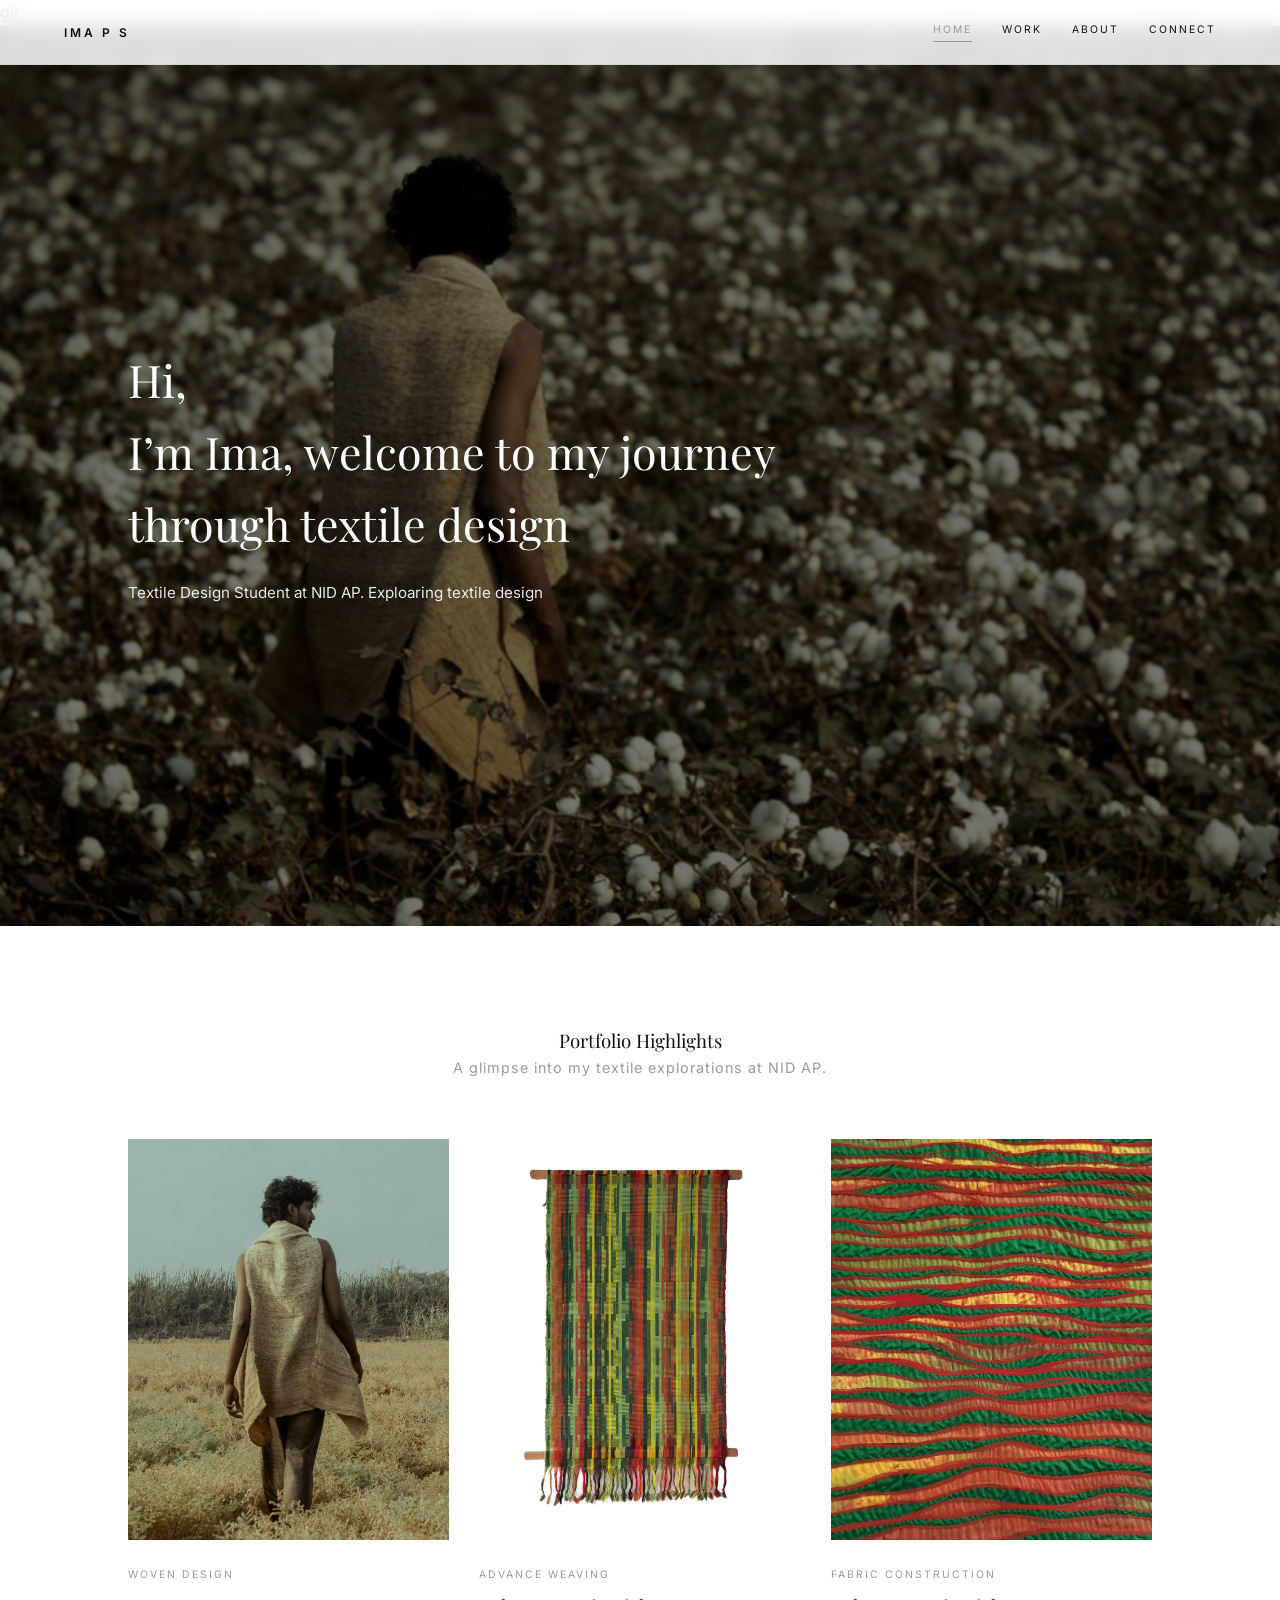
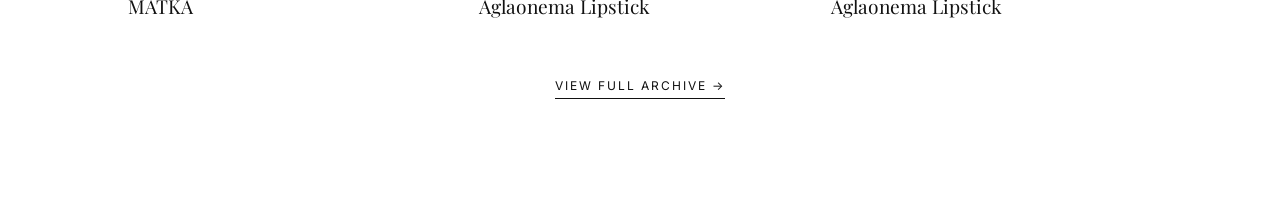
<file: index.html>
<!DOCTYPE html>
<html lang="en">
<head>
    <meta charset="UTF-8">
    <meta name="viewport" content="width=device-width, initial-scale=1.0">
    <title>Ima P S | Home</title>
    <link rel="stylesheet" href="style.css">
    <link href="https://fonts.googleapis.com/css2?family=Playfair+Display:ital,wght@0,400;1,700&family=Inter:wght@300;400;600&display=swap" rel="stylesheet">
</head>
git <body>
  <nav>
    <div class="logo">
        <a href="index.html">Ima P S</a>
    </div>

    <div class="nav-links">
        <a href="index.html" class="nav-item active">Home</a>
        <a href="work.html" class="nav-item">Work</a>
        <a href="about.html" class="nav-item">About</a>
        <a href="connect.html" class="nav-item">Connect</a>
    </div>
</nav>

   <main class="home-container">
    <div class="slideshow">
        <div class="slide active"><img src="images/woven design 1.jpg" alt="woen design project"></div>
        <div class="slide"><img src="images/woven design 2.jpg" alt="woen design project"></div>
        <div class="slide"><img src="images/woven design 3.jpg" alt="woen design project"></div>
    </div>

    <section class="home-overlay">
        <div class="home-content">
            <h1>Hi,<br>I’m Ima, welcome to my journey <br>through textile design</h1>
            <p class="journey-note">
                Textile Design Student at NID AP. Exploaring textile design
            </p>
        </div>
    </section>
</main>
<section class="featured-works-home">
    <div class="featured-header">
        <h3>Portfolio Highlights</h3>
        <p>A glimpse into my textile explorations at NID AP.</p>
    </div>

    <div class="featured-grid-home">
        <a href="tussar.html" class="featured-item">
            <div class="featured-img">
                <img src="images/woven design 3.jpg" alt="Tussar Project">
            </div>
            <div class="featured-info">
                <span>Woven Design</span>
                <h3>MATKA</h3>
            </div>
        </a>

        <a href="adv-weaving.html" class="featured-item">
            <div class="featured-img">
                <img src="images/advance weaving 1.jpg" alt="dyeing">
            </div>
            <div class="featured-info">
                <span>Advance weaving</span>
                <h3>Aglaonema Lipstick</h3>
            </div>
        </a>

        <a href="fabric-construction.html" class="featured-item">
            <div class="featured-img">
                <img src="images/Fabric construction.jpg" alt="fabric construction">
            </div>
            <div class="featured-info">
                <span>Fabric Construction </span>
                <h3>Aglaonema Lipstick</h3>
            </div>
        </a>
    </div>

    <div class="view-all-container">
        <a href="work.html" class="view-all-btn">View Full Archive →</a>
    </div>
</section>
<script src="https://cdnjs.cloudflare.com/ajax/libs/gsap/3.12.2/gsap.min.js"></script>
<script>
    let slides = document.querySelectorAll('.slide');
    let current = 0;

    function nextSlide() {
        // Fade out current
        gsap.to(slides[current], { opacity: 0, duration: 1.5 });
        
        // Move to next
        current = (current + 1) % slides.length;
        
        // Fade in next
        gsap.to(slides[current], { opacity: 1, duration: 1.5 });
    }

    // Change slide every 4 seconds
    setInterval(nextSlide, 4000);
</script>
</body>
</html>
</file>
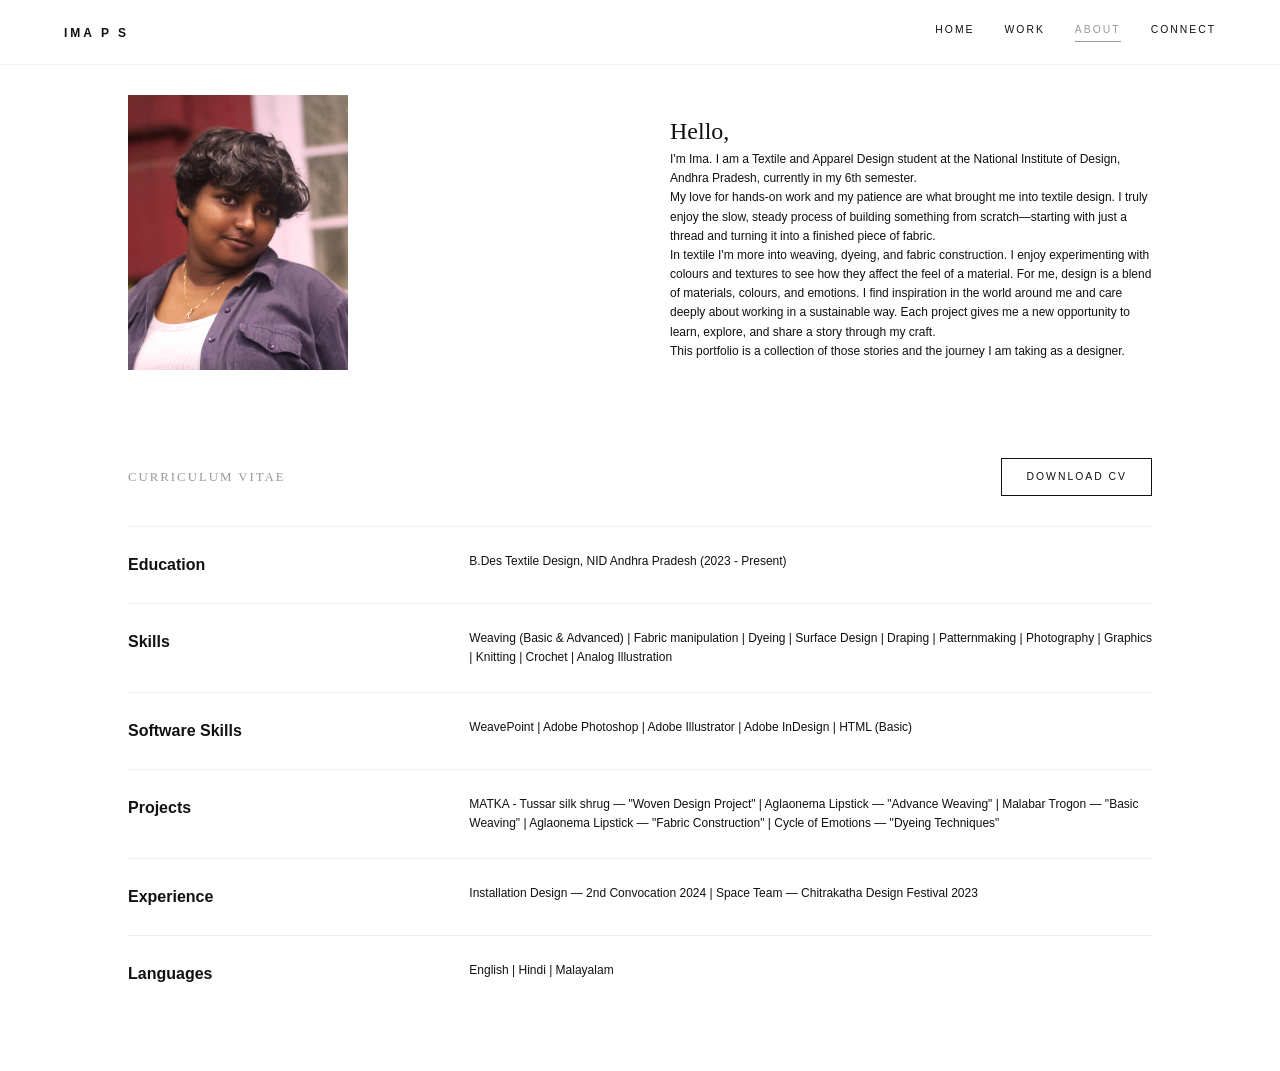
<file: about.html>
<!DOCTYPE html>
<html lang="en">
<head>
    <meta charset="UTF-8">
    <meta name="viewport" content="width=device-width, initial-scale=1.0">
    <title>About | Ima P S</title>
    <link rel="stylesheet" href="style.css">
</head>
<body>
  <nav>
    <div class="logo">
        <a href="index.html">Ima P S</a>
    </div>

    <div class="nav-links">
        <a href="index.html" class="nav-item">Home</a>
        <a href="work.html" class="nav-item">Work</a>
        <a href="about.html" class="nav-item active">About</a>
        <a href="connect.html" class="nav-item">Connect</a>
    </div>
</nav>

    <section class="about-section">
        <div class="about-grid">
            <div class="profile-frame">
                <img src="images/ima.jpg" alt="Ima P S Profile">
            </div>
            <div class="about-text">
                <h2>Hello,</h2>
                <p>I'm Ima. I am a Textile and Apparel Design student at the National Institute of Design, Andhra Pradesh, currently in my 6th semester.</p>
                <p>My love for hands-on work and my patience are what brought me into textile design. I truly enjoy the slow, steady process of building something from scratch—starting with just a thread and turning it into a finished piece of fabric.</p>
                <p>In textile I'm more into weaving, dyeing, and fabric construction. I enjoy experimenting with colours and textures to see how they affect the feel of a material. For me, design is a blend of materials, colours, and emotions. I find inspiration in the world around me and care deeply about working in a sustainable way. Each project gives me a new opportunity to learn, explore, and share a story through my craft.</p>
                <p>This portfolio is a collection of those stories and the journey I am taking as a designer.</p>
            </div>
        </div>

        <div class="cv-container">
            <div class="cv-header-row">
                <h3>Curriculum Vitae</h3>
                <a href="Files/ima p s CV.pdf" download="Ima_PS_CV.pdf" class="cv-download-btn">
                    Download CV
                </a>
            </div>

            <div class="cv-row">
                <strong>Education</strong>
                <p>B.Des Textile Design, NID Andhra Pradesh (2023 - Present)</p>
            </div>
            <div class="cv-row">
                <strong>Skills</strong>
                <p>Weaving (Basic & Advanced) | Fabric manipulation | Dyeing | Surface Design | Draping | Patternmaking | Photography | Graphics | Knitting | Crochet | Analog Illustration </p>
            </div>
            <div class="cv-row">
                <strong>Software Skills</strong>
                <p>WeavePoint | Adobe Photoshop | Adobe Illustrator | Adobe InDesign | HTML (Basic)</p>
            </div>
            <div class="cv-row">
                <strong>Projects</strong>
                <p>MATKA - Tussar silk shrug — "Woven Design Project" | Aglaonema Lipstick — "Advance Weaving" | Malabar Trogon — "Basic Weaving" | Aglaonema Lipstick — "Fabric Construction" | Cycle of Emotions — "Dyeing Techniques"</p>
            </div>
            <div class="cv-row">
                <strong>Experience</strong>
                <p>Installation Design — 2nd Convocation 2024 | Space Team — Chitrakatha Design Festival 2023</p>
            </div>
            <div class="cv-row">
                <strong>Languages</strong>
                <p>English | Hindi | Malayalam</p>
            </div>
        </div>
    </section>
</body>
</html>
</file>
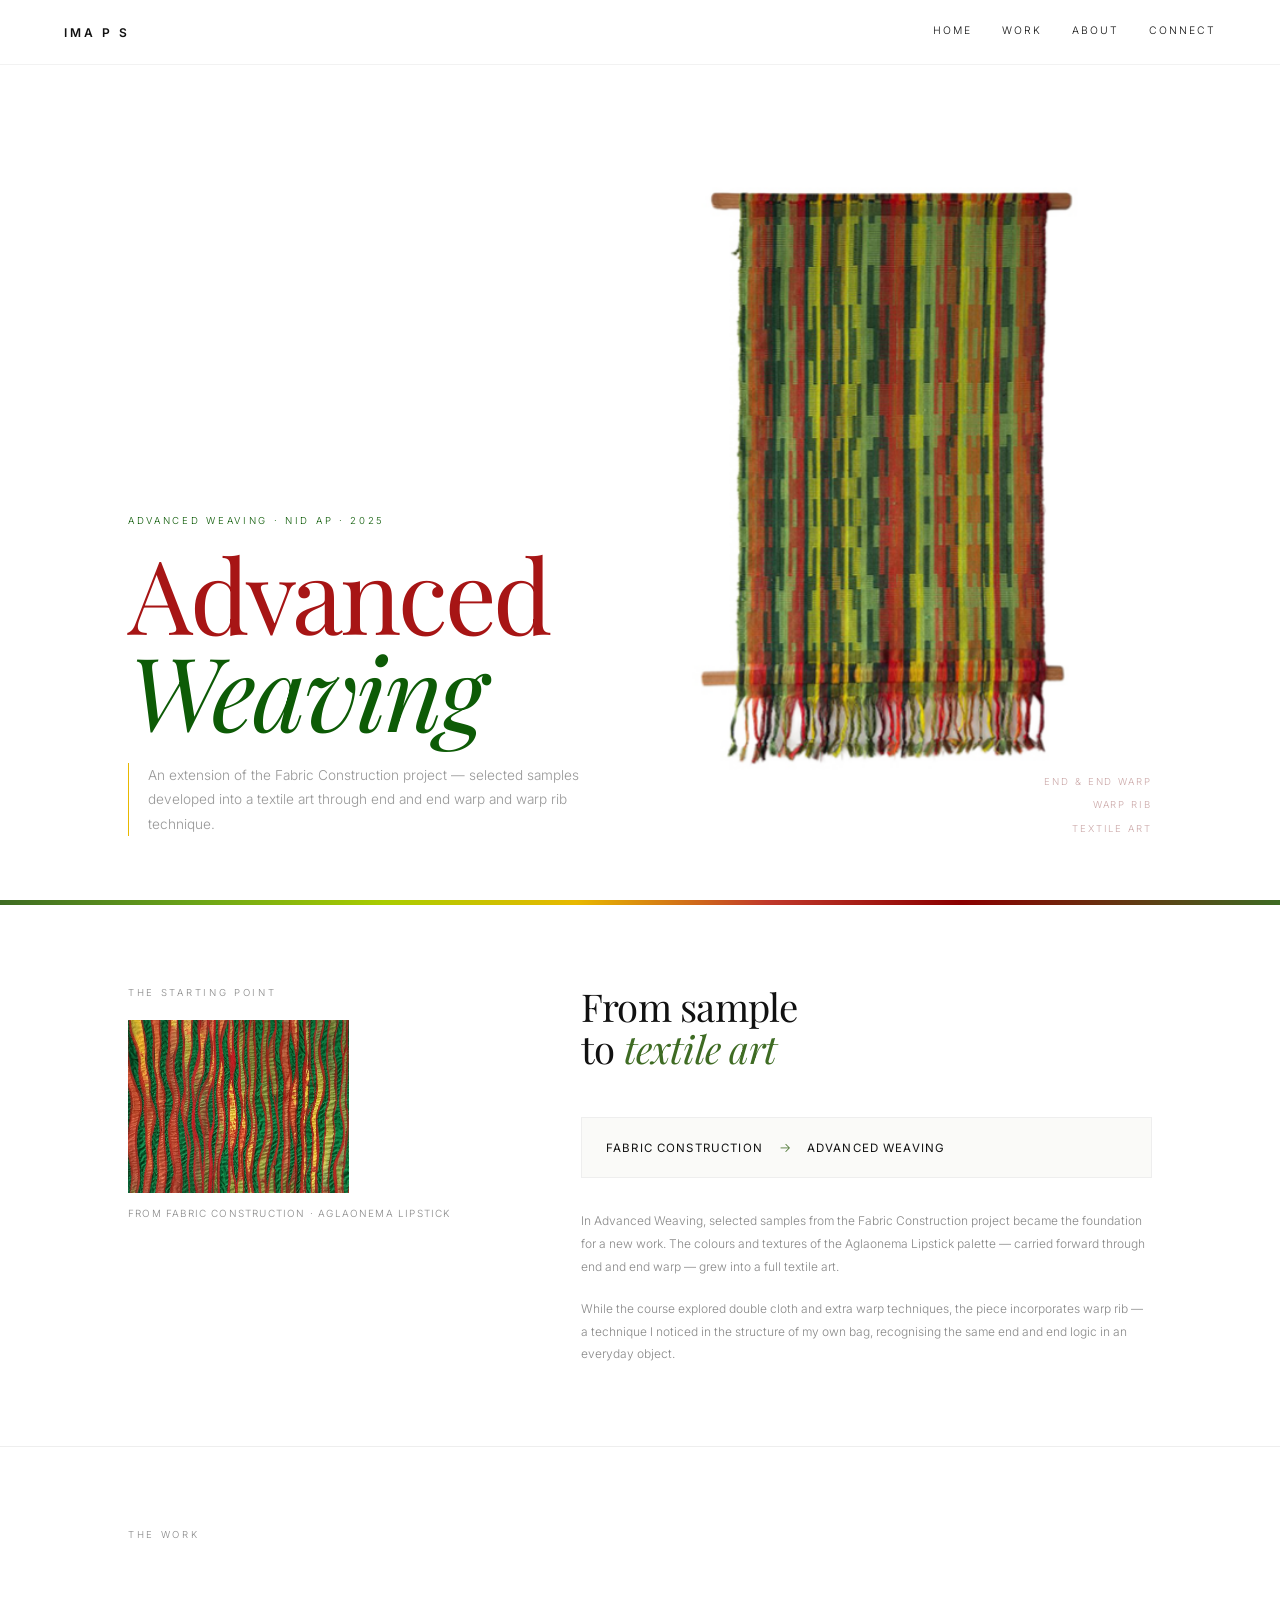
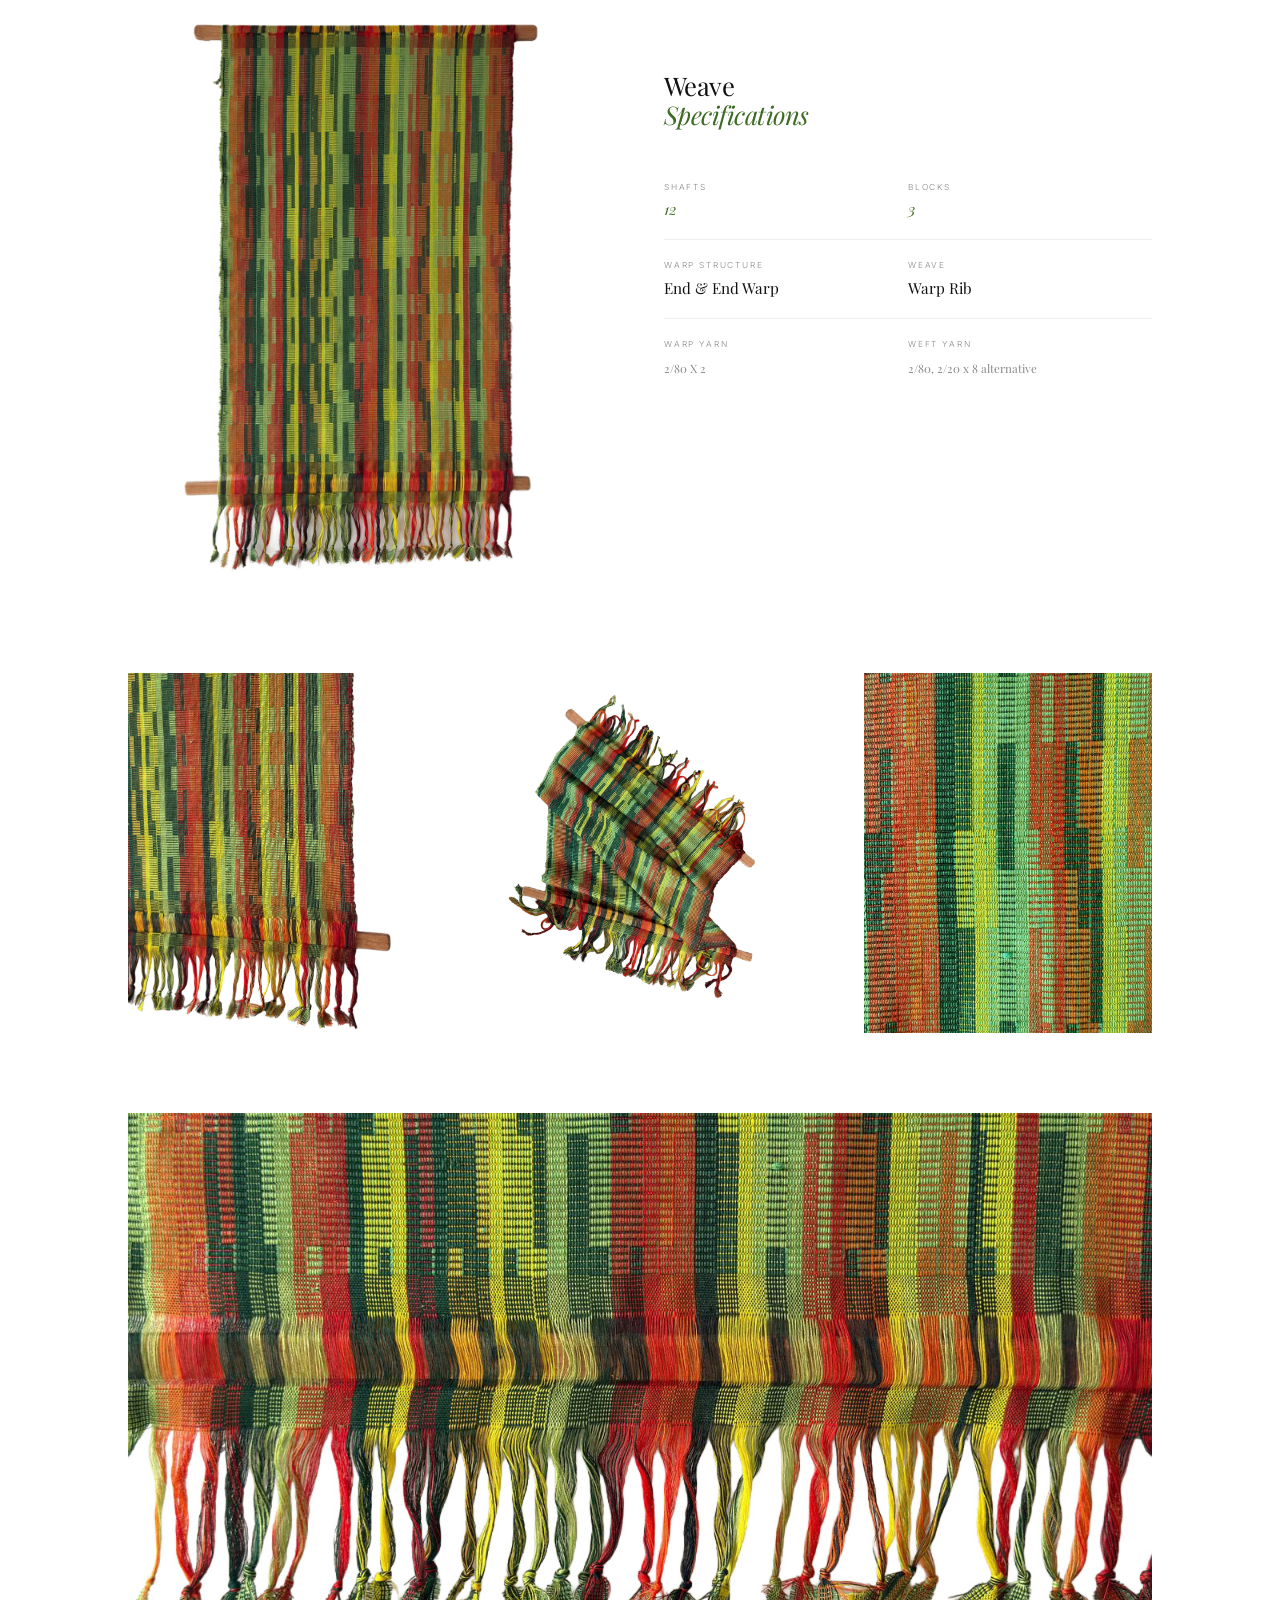
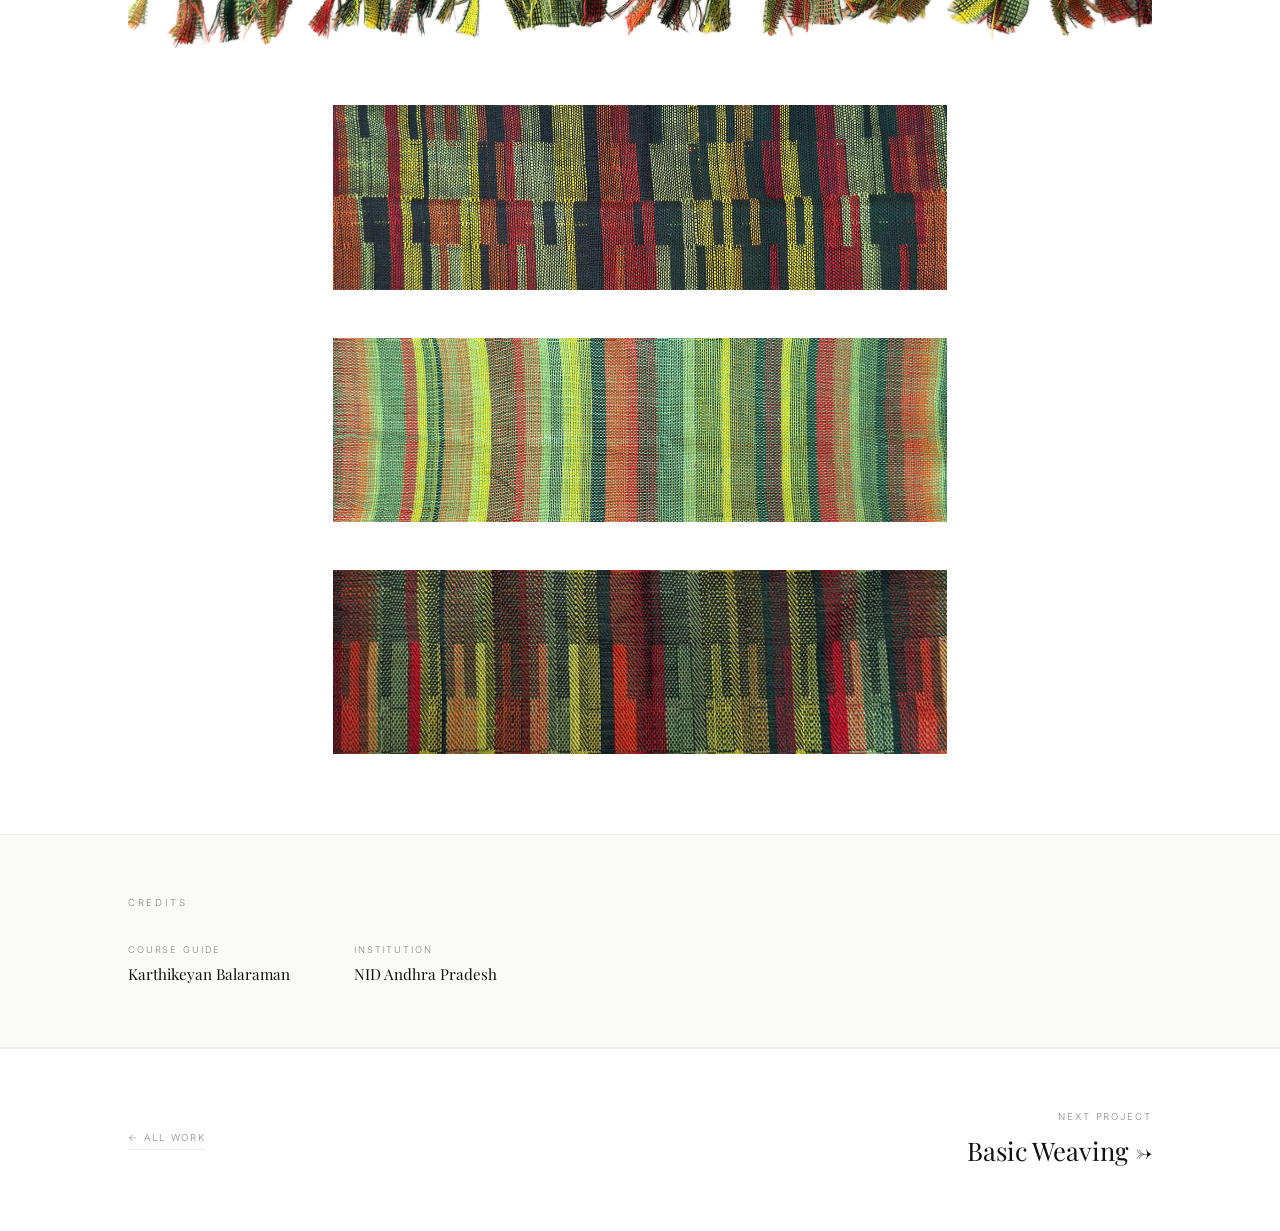
<file: adv-weaving.html>
<!DOCTYPE html>
<html lang="en">
<head>
    <meta charset="UTF-8">
    <meta name="viewport" content="width=device-width, initial-scale=1.0">
    <title>Advanced Weaving | Ima P S</title>

    <!-- Fonts -->
    <link href="https://fonts.googleapis.com/css2?family=Playfair+Display:ital,wght@0,300;0,400;1,300;1,400&family=Inter:wght@300;400&display=swap" rel="stylesheet">

    <!-- Styles -->
    <link rel="stylesheet" href="style.css">
    <link rel="stylesheet" href="adv-weaving.css">
</head>
<body>

    <!-- ── NAV ── -->
    <nav>
        <div class="logo"><a href="index.html">Ima P S</a></div>
        <div class="nav-links">
            <a href="index.html">Home</a>
            <a href="work.html">Work</a>
            <a href="about.html">About</a>
            <a href="connect.html">Connect</a>
        </div>
    </nav>


    <!-- ══════════════════════════════════════════
         1. HERO
    ══════════════════════════════════════════ -->
    <div class="project-hero">
        <img class="hero-img"
             src="images/advance weaving 0.jpg"
             alt="Advanced Weaving"
             onerror="this.style.display='none';">
        <div class="hero-overlay"></div>
        <div class="hero-content">
            <div class="hero-text">
                <p class="hero-eyebrow">Advanced Weaving · NID AP · 2025</p>
                <h1 class="hero-title">
                    Advanced<br>
                    <em>Weaving</em>
                </h1>
                <p class="hero-brief">
                    An extension of the Fabric Construction project — selected samples developed
                    into a textile art through end and end warp and warp rib technique.
                </p>
            </div>
            <div class="hero-right">
                <span class="hero-meta-item">End &amp; End Warp</span>
                <span class="hero-meta-item">Warp Rib</span>
                <span class="hero-meta-item">Textile Art</span>
            </div>
        </div>
    </div>


    <!-- ── COLOUR STRIP ── -->
    <div class="colour-strip"></div>


    <!-- ══════════════════════════════════════════
         2. CONCEPT SECTION
    ══════════════════════════════════════════ -->
    <div class="concept-section reveal">

        <!-- Left — source sample -->
        <div>
            <span class="section-eyebrow">The Starting Point</span>
            <div class="concept-sample">
                <img src="images/Fabric construction 1.jpg"
                     alt="Fabric Construction sample"
                     onerror="this.style.display='none';">
            </div>
            <p class="concept-sample-caption">From Fabric Construction · Aglaonema Lipstick</p>
        </div>

        <!-- Right — text -->
        <div>
            <h2 class="section-title">From sample<br>to <em>textile art</em></h2>
            <div class="connection-note">
                <span class="connection-from">Fabric Construction</span>
                <span class="connection-arrow">→</span>
                <span class="connection-to">Advanced Weaving</span>
            </div>
            <div class="concept-body">
                <p>
                    In Advanced Weaving, selected samples from the Fabric Construction project
                    became the foundation for a new work. The colours and textures of the
                    Aglaonema Lipstick palette — carried forward through end and end warp —
                    grew into a full textile art.
                </p>
                <p>
                    While the course explored double cloth and extra warp techniques, the piece
                    incorporates warp rib — a technique I noticed in the structure of my own bag,
                    recognising the same end and end logic in an everyday object.
                </p>
            </div>
        </div>

    </div>


    <!-- ══════════════════════════════════════════
         3. GALLERY
    ══════════════════════════════════════════ -->
    <div class="gallery-section reveal">
        <span class="section-eyebrow">The Work</span>

        <!-- Portrait image + specs side by side -->
        <div class="gallery-first-row">
            <div class="g-item">
                <img src="images/advance weaving 1.jpg"
                     alt="Advanced Weaving"
                     onerror="this.style.display='none'; this.nextElementSibling.style.display='flex';">
                <div class="g-placeholder" style="display:none;">adv weaving 1</div>
            </div>
            <div class="specs-column">
                <h3 class="specs-heading">Weave<br><em>Specifications</em></h3>
                <div class="tech-specs">
                    <div class="spec-item">
                        <div class="spec-label">Shafts</div>
                        <div class="spec-value"><em>12</em></div>
                    </div>
                    <div class="spec-item">
                        <div class="spec-label">Blocks</div>
                        <div class="spec-value"><em>3</em></div>
                    </div>
                    <div class="spec-item">
                        <div class="spec-label">Warp Structure</div>
                        <div class="spec-value">End & End Warp</div>
                    </div>
                    <div class="spec-item">
                        <div class="spec-label">Weave</div>
                        <div class="spec-value">Warp Rib</div>
                    </div>
                    <div class="spec-item">
                        <div class="spec-label">Warp Yarn</div>
                        <div class="spec-value"><span class="spec-placeholder">2/80 X 2</span></div>
                    </div>
                    <div class="spec-item">
                        <div class="spec-label">Weft Yarn</div>
                        <div class="spec-value"><span class="spec-placeholder">2/80, 2/20 x 8 alternative</span></div>
                    </div>
                  <!--  <div class="spec-item">
                        <div class="spec-label">Sett (EPI)</div>
                        <div class="spec-value"><span class="spec-placeholder"></span></div>
                    </div>-->
                </div>
            </div>
        </div>

        <!-- Three photos -->
        <div class="gallery-row reveal">
            <div class="g-item">
                <img src="images/advance weaving 2.jpg"
                     alt="Advanced Weaving"
                     onerror="this.style.display='none'; this.nextElementSibling.style.display='flex';">
                <div class="g-placeholder" style="display:none;">adv weaving 2</div>
            </div>
            <div class="g-item">
                <img src="images/advance weaving 3.jpg"
                     alt="Advanced Weaving"
                     onerror="this.style.display='none'; this.nextElementSibling.style.display='flex';">
                <div class="g-placeholder" style="display:none;">adv weaving 3</div>
            </div>
            <div class="g-item">
                <img src="images/adv weaving 4.jpg"
                     alt="Advanced Weaving"
                     onerror="this.style.display='none'; this.nextElementSibling.style.display='flex';">
                <div class="g-placeholder" style="display:none;">adv weaving 4</div>
            </div>
        </div>

        <!-- Wide panorama -->
        <div class="gallery-wide reveal" style="margin-bottom: 1rem;">
            <div class="g-item">
                <img src="images/adv weaving 5.jpg"
                     alt="Advanced Weaving"
                     onerror="this.style.display='none'; this.nextElementSibling.style.display='flex';">
                <div class="g-placeholder" style="display:none;">adv weaving 5</div>
            </div>
        </div>

        <!-- Co-ordinate strips -->
        <div class="coord-strips reveal">
            <div class="g-item">
                <img src="images/adv weaving co1.jpg"
                     alt="Co-ordinate 1"
                     onerror="this.style.display='none'; this.nextElementSibling.style.display='flex';">
                <div class="g-placeholder" style="display:none;">co-ordinate 1</div>
            </div>
            <div class="g-item">
                <img src="images/adv weaving co2.jpg"
                     alt="Co-ordinate 2"
                     onerror="this.style.display='none'; this.nextElementSibling.style.display='flex';">
                <div class="g-placeholder" style="display:none;">co-ordinate 2</div>
            </div>
            <div class="g-item">
                <img src="images/adv weaving co3.jpg"
                     alt="Co-ordinate 3"
                     onerror="this.style.display='none'; this.nextElementSibling.style.display='flex';">
                <div class="g-placeholder" style="display:none;">co-ordinate 3</div>
            </div>
        </div>

    </div>


    <!-- ══════════════════════════════════════════
         4. MOCKUPS (uncomment to enable)
    ══════════════════════════════════════════ -->
    <!--
    <div class="mockup-section reveal">
        <span class="section-eyebrow">In Context</span>
        <h2 class="section-title">Textile<br><em>Mockups</em></h2>
        <div class="mockup-grid">
            <div class="mockup-item">
                <img src="images/adv w mockup 1.png" alt="Mockup 1"
                     onerror="this.style.display='none'; this.parentElement.querySelector('.mockup-placeholder-icon').style.display='block'; this.parentElement.querySelector('.mockup-placeholder-text').style.display='block';">
                <div class="mockup-placeholder-icon" style="display:none;">◻</div>
                <div class="mockup-placeholder-text" style="display:none;">Mockup 01 · Add image</div>
            </div>
            <div class="mockup-item">
                <img src="images/adv w mockup 3.jpg" alt="Mockup 2"
                     onerror="this.style.display='none'; this.parentElement.querySelector('.mockup-placeholder-icon').style.display='block'; this.parentElement.querySelector('.mockup-placeholder-text').style.display='block';">
                <div class="mockup-placeholder-icon" style="display:none;">◻</div>
                <div class="mockup-placeholder-text" style="display:none;">Mockup 02 · Add image</div>
            </div>
            <div class="mockup-item">
                <img src="images/adv w mockup 2.png" alt="Mockup 3"
                     onerror="this.style.display='none'; this.parentElement.querySelector('.mockup-placeholder-icon').style.display='block'; this.parentElement.querySelector('.mockup-placeholder-text').style.display='block';">
                <div class="mockup-placeholder-icon" style="display:none;">◻</div>
                <div class="mockup-placeholder-text" style="display:none;">Mockup 03 · Add image</div>
            </div>
        </div>
    </div>
    -->


    <!-- ══════════════════════════════════════════
         5. PROCESS LINK (uncomment to enable)
    ══════════════════════════════════════════ -->
    <!--
    <div class="process-link-section reveal">
        <div>
            <p class="process-label">Behind the work</p>
            <p class="process-title">View the Process →</p>
        </div>
        <a href="adv-weaving-process.html" class="process-btn">Explore Process</a>
    </div>
    -->


    <!-- ══════════════════════════════════════════
         6. CREDITS
    ══════════════════════════════════════════ -->
    <div class="credits-section reveal">
        <span class="section-eyebrow">Credits</span>
        <div class="credits-grid">
            <div>
                <div class="credit-role">Course Guide</div>
                <div class="credit-name">Karthikeyan Balaraman</div>
            </div>
            <div>
                <div class="credit-role">Institution</div>
                <div class="credit-name">NID Andhra Pradesh</div>
            </div>
        </div>
    </div>


    <!-- ══════════════════════════════════════════
         PAGINATION / NEXT PROJECT
    ══════════════════════════════════════════ -->
    <div class="project-pagination">
        <a href="work.html" class="back-to-work">← All Work</a>
        <a href="Basic-Weaving.html" class="next-project-link">
            <span>Next Project</span>
            <h3>Basic Weaving →</h3>
        </a>
    </div>


    <!-- ── SCROLL REVEAL SCRIPT ── -->
    <script>
        document.querySelectorAll('.reveal').forEach(el => {
            new IntersectionObserver((entries) => {
                entries.forEach(e => {
                    if (e.isIntersecting) e.target.classList.add('visible');
                });
            }, { threshold: 0.08 }).observe(el);
        });
    </script>

</body>
</html>
</file>
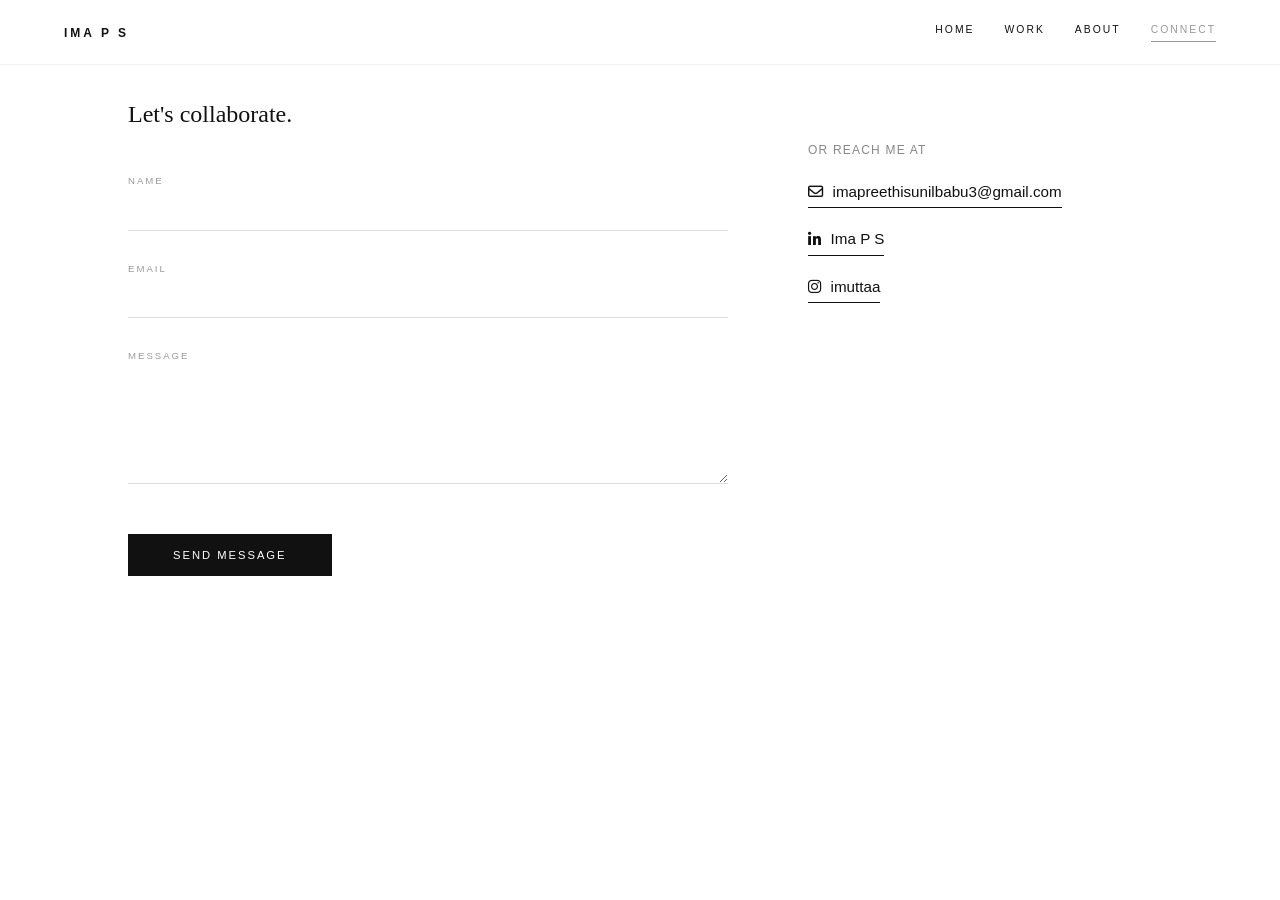
<file: connect.html>
<!DOCTYPE html>
<html lang="en">
<head>
    <meta charset="UTF-8">
    <meta name="viewport" content="width=device-width, initial-scale=1.0">
    <title>Connect | Ima P S</title>
    <link rel="stylesheet" href="style.css">
    <link rel="stylesheet" href="https://cdnjs.cloudflare.com/ajax/libs/font-awesome/6.5.0/css/all.min.css">
</head>
<body>
   <nav>
    <div class="logo">
        <a href="index.html">Ima P S</a>
    </div>
    <div class="nav-links">
        <a href="index.html" class="nav-item">Home</a>
        <a href="work.html" class="nav-item">Work</a>
        <a href="about.html" class="nav-item">About</a>
        <a href="connect.html" class="nav-item active">Connect</a>
    </div>
</nav>

   <section class="contact-wrap">
    <h2>Let's collaborate.</h2>

    <div class="contact-layout">
        <form action="https://api.staticforms.dev/submit" method="post" class="contact-form">
            <input type="hidden" name="accessKey" value="sf_331c28a7b44b9a5936f627c8">
            <div class="form-group">
                <label>Name</label>
                <input type="text" name="name" required>
            </div>
            <div class="form-group">
                <label>Email</label>
                <input type="email" name="email" required>
            </div>
            <div class="form-group">
                <label>Message</label>
                <textarea name="message" rows="5" required></textarea>
            </div>
            <button type="submit" class="send-btn">Send Message</button>
        </form>

        <div class="contact-details">
            <p class="contact-details-title">Or reach me at</p>
            <a href="mailto:imapreethisunilbabu3@gmail.com" class="contact-link">
                <i class="fa-regular fa-envelope"></i>
                imapreethisunilbabu3@gmail.com
            </a>
            <a href="https://www.linkedin.com/in/ima-p-s" target="_blank" class="contact-link">
                <i class="fa-brands fa-linkedin-in"></i>
                Ima P S
            </a>
            <a href="https://www.instagram.com/imuttaa" target="_blank" class="contact-link">
                <i class="fa-brands fa-instagram"></i>
                imuttaa
            </a>
        </div>
    </div>
</section>
</body>
</html>
</file>
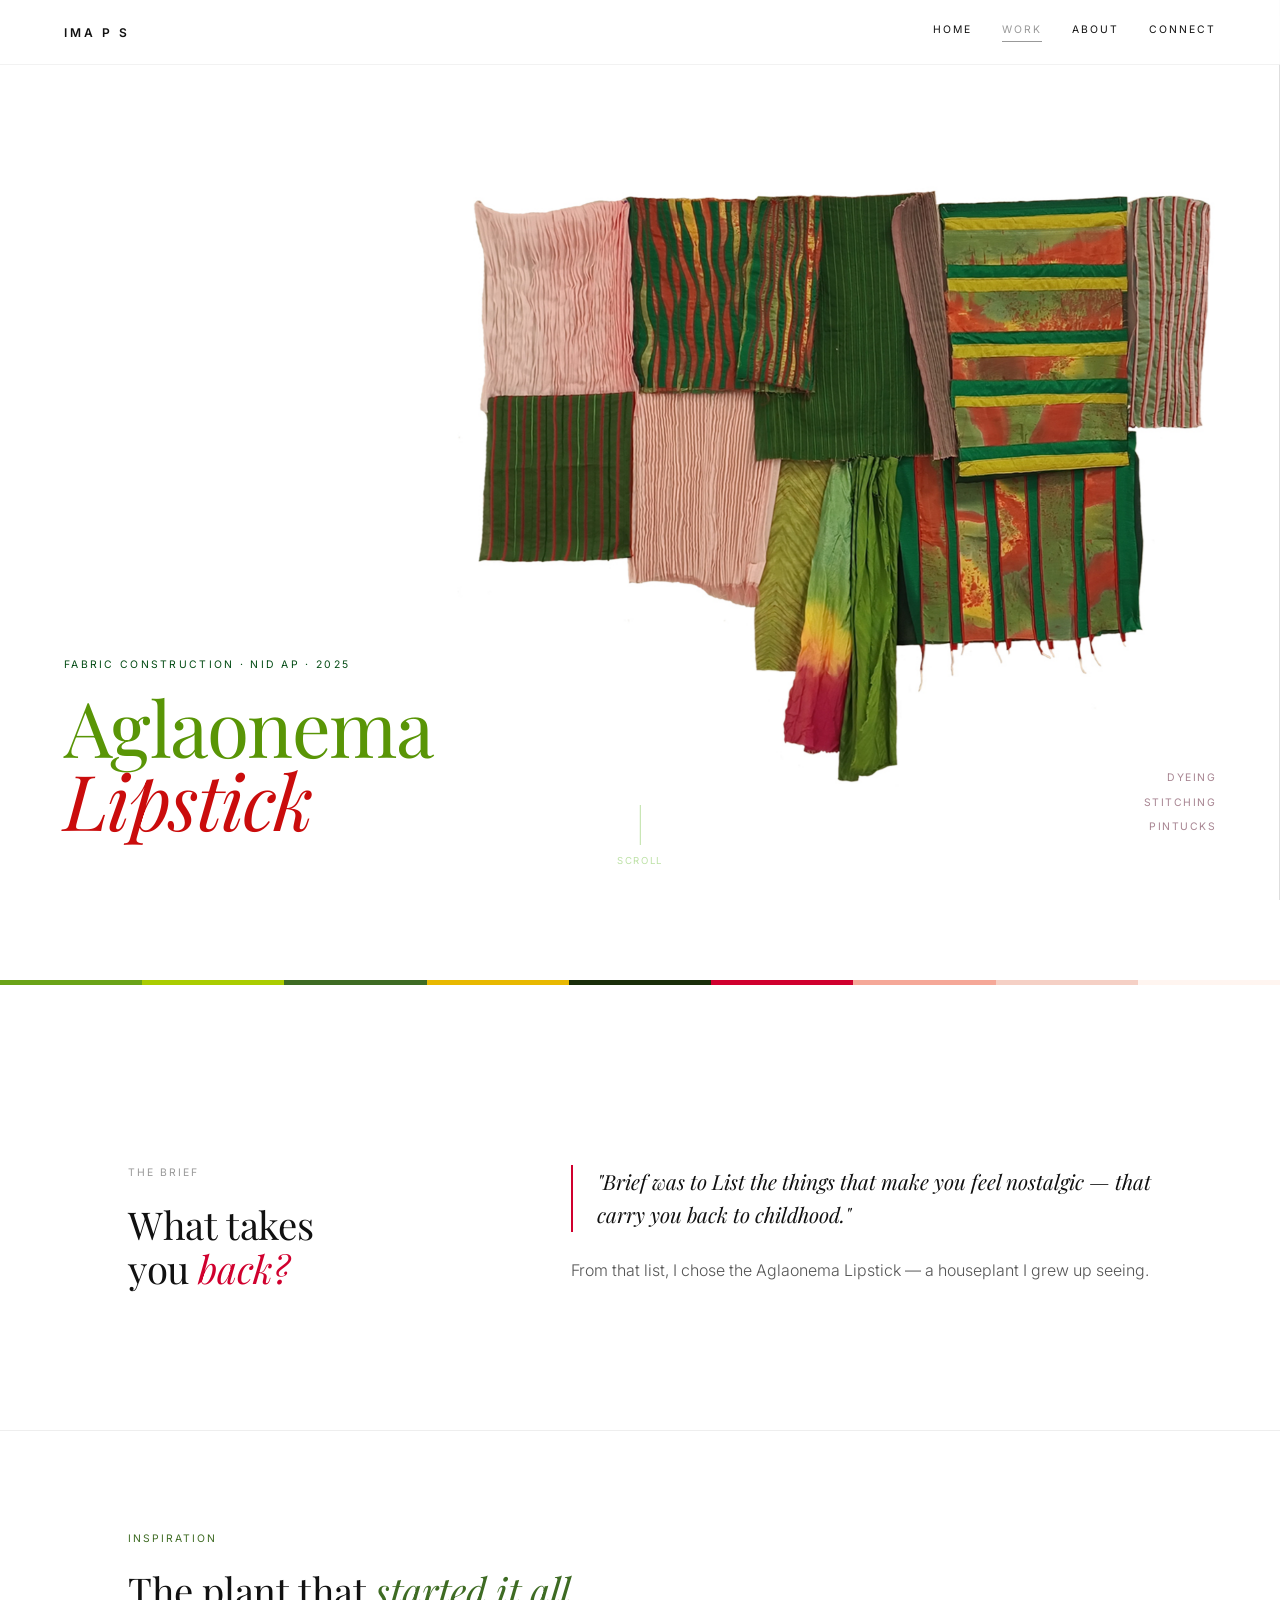
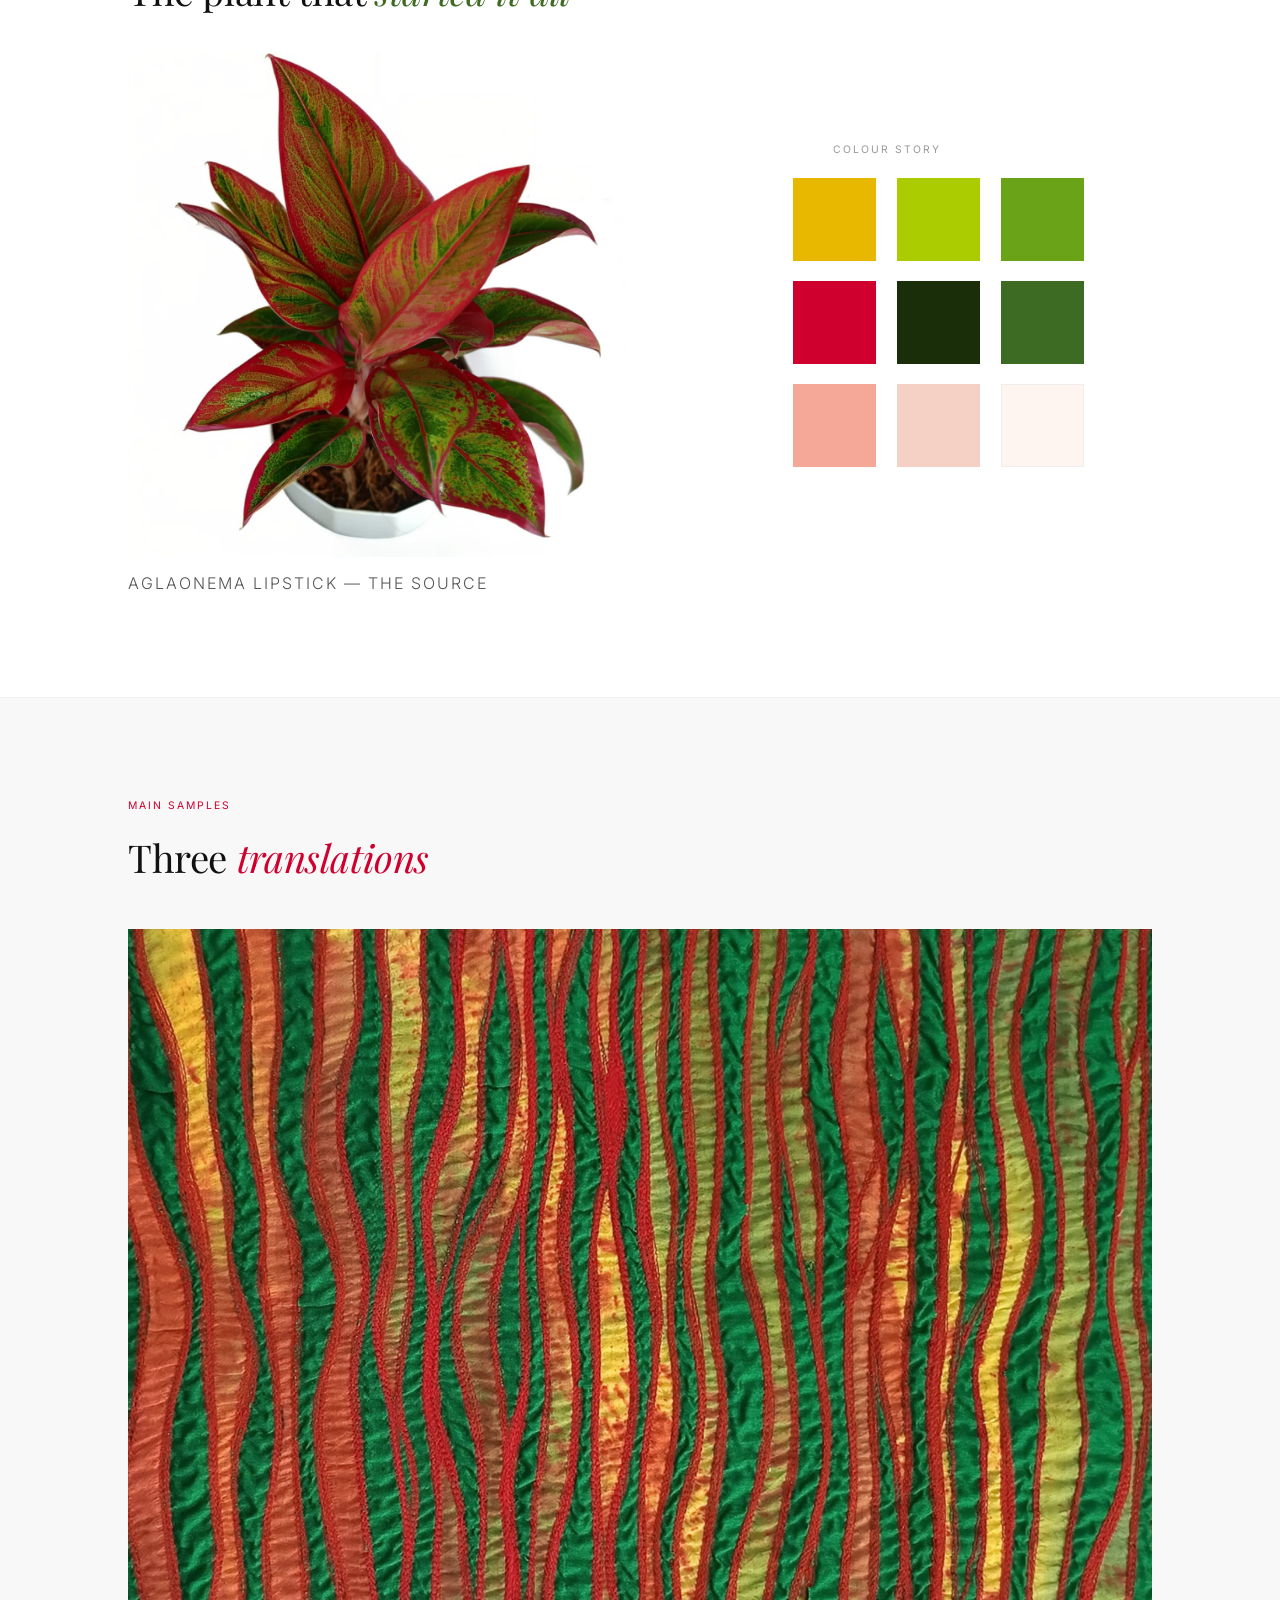
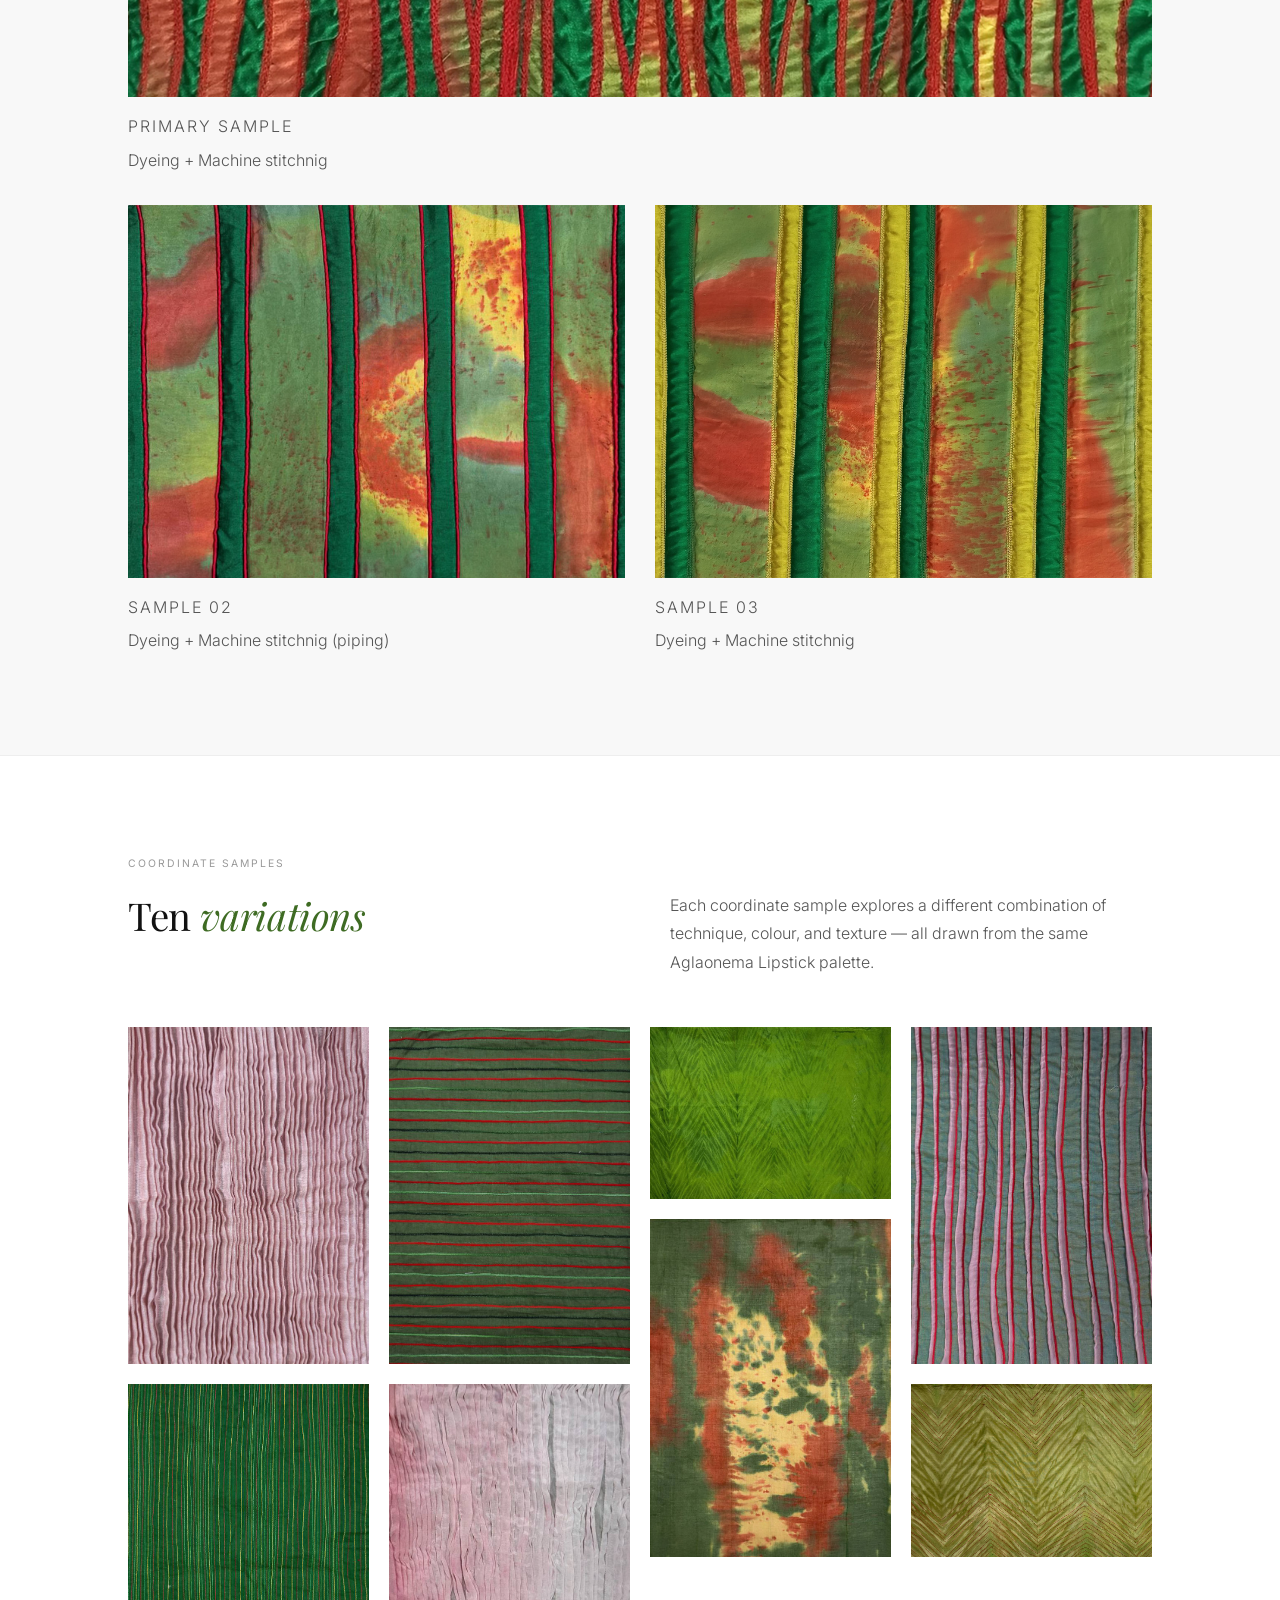
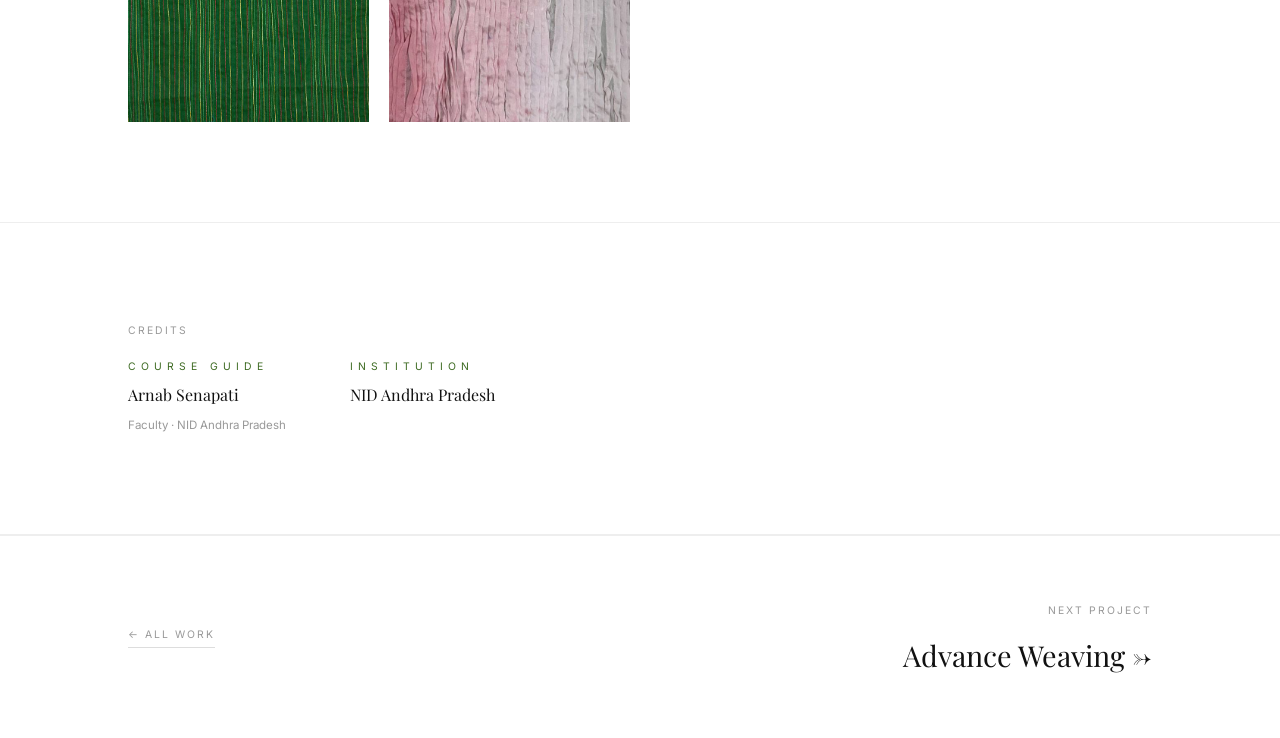
<file: fabric-construction.html>
<!DOCTYPE html>
<html lang="en">
<head>
    <meta charset="UTF-8">
    <meta name="viewport" content="width=device-width, initial-scale=1.0">
    <title>Fabric Construction | Ima P S</title>

    <!-- Fonts -->
    <link href="https://fonts.googleapis.com/css2?family=Playfair+Display:ital,wght@0,400;0,500;1,400;1,500&family=Inter:wght@300;400;600&display=swap" rel="stylesheet">

    <!-- Styles -->
    <link rel="stylesheet" href="style.css">
    <link rel="stylesheet" href="fabric-construction.css">
</head>
<body>

    <!-- ── NAV ── -->
    <nav>
        <div class="logo"><a href="index.html">Ima P S</a></div>
        <div class="nav-links">
            <a href="index.html">Home</a>
            <a href="work.html" class="active">Work</a>
            <a href="about.html">About</a>
            <a href="connect.html">Connect</a>
        </div>
    </nav>


    <!-- ══════════════════════════════════════════
         1. HERO
    ══════════════════════════════════════════ -->
    <div class="project-hero">
        <img class="hero-img"
             src="images/Fabric family 01.jpg"
             alt="fabric construction — All Samples"
             onerror="this.style.display='none'; document.querySelector('.hero-placeholder').style.display='flex';">
        <div class="hero-placeholder">
            Add your group photograph here — this will be the hero
        </div>

        <div class="hero-content">
            <div class="hero-text">
                <p class="hero-eyebrow">Fabric Construction · NID AP · 2025</p>
                <h1 class="hero-title">
                    Aglaonema<br>
                    <em>Lipstick</em>
                </h1>
            </div>
            <div class="hero-meta">
                <span class="hero-meta-item">Dyeing</span>
                <span class="hero-meta-item">Stitching</span>
                <span class="hero-meta-item">Pintucks</span>
            </div>
        </div>

        <div class="scroll-hint">
            <div class="scroll-line"></div>
            Scroll
        </div>
    </div>


    <!-- ── COLOUR STRIP ── -->
    <div class="palette-strip">
        <span style="background:#6aA318;"></span>
        <span style="background:#AACC00;"></span>
        <span style="background:#3E6B23;"></span>
        <span style="background:#E8B800;"></span>
        <span style="background:#1A2E0A;"></span>
        <span style="background:#D0002E;"></span>
        <span style="background:#F5A898;"></span>
        <span style="background:#F5D0C5;"></span>
        <span style="background:#FFF5F0;"></span>
    </div>


    <!-- ══════════════════════════════════════════
         2. BRIEF
    ══════════════════════════════════════════ -->
    <div class="project-section reveal">
        <div class="brief-grid">
            <div>
                <span class="section-label">The Brief</span>
                <h2>What takes<br>you <em>back?</em></h2>
            </div>
            <div>
                <blockquote class="brief-quote">
                    "Brief was to List the things that make you feel nostalgic — that carry you back to childhood."
                </blockquote>
                <p>
                    From that list, I chose the Aglaonema Lipstick — a houseplant I grew up seeing.
                    <!-- Replace with your own words -->
                </p>
            </div>
        </div>
    </div>


    <!-- ══════════════════════════════════════════
         3. INSPIRATION
    ══════════════════════════════════════════ -->
    <div class="project-section reveal">
        <span class="section-label green">Inspiration</span>
        <h2>The plant that <em class="green">started it all</em></h2>

        <div class="inspiration-grid">
            <div class="plant-photo">
                <img src="images/Fabric construction 00.jpg" alt="Aglaonema Lipstick">
                <p class="plant-caption">Aglaonema Lipstick — the source</p>
            </div>
            <div>
                <span class="swatches-label">Colour Story</span>
                <div class="swatch-grid">
                    <div style="background:#E8B800;"></div>
                    <div style="background:#AACC00;"></div>
                    <div style="background:#6aA318;"></div>
                    <div style="background:#D0002E;"></div>
                    <div style="background:#1A2E0A;"></div>
                    <div style="background:#3E6B23;"></div>
                    <div style="background:#F5A898;"></div>
                    <div style="background:#F5D0C5;"></div>
                    <div style="background:#FFF5F0; border: 1px solid #eee;"></div>
                </div>
            </div>
        </div>
    </div>


    <!-- ══════════════════════════════════════════
         4. MAIN SAMPLES
    ══════════════════════════════════════════ -->
    <div class="project-section samples-bg reveal">
        <span class="section-label red">Main Samples</span>
        <h2>Three <em>translations</em></h2>

        <div class="samples-grid">

            <!-- Hero image — full width -->
            <div class="sample-card hero-sample">
                <img class="sample-img"
                     src="images/Fabric construction 1.jpg"
                     alt="Primary Sample"
                     onerror="this.style.display='none'; this.nextElementSibling.style.display='flex';">
                <div class="sample-placeholder" style="display:none;">Your hero sample</div>
                <p class="sample-label">Primary Sample</p>
                <p class="sample-technique">Dyeing + Machine stitchnig</p>
            </div>

            <!-- Two smaller samples side by side -->
            <div style="display:grid; grid-template-columns:1fr 1fr; gap:30px;">
                <div class="sample-card">
                    <img class="sample-img"
                         src="images/Fabric construction 02.jpg"
                         alt="Sample 2"
                         onerror="this.style.display='none'; this.nextElementSibling.style.display='flex';">
                    <div class="sample-placeholder" style="display:none;">Sample 02</div>
                    <p class="sample-label">Sample 02</p>
                    <p class="sample-technique">Dyeing + Machine stitchnig (piping)</p>
                </div>
                <div class="sample-card">
                    <img class="sample-img"
                         src="images/Fabric construction 3.jpg"
                         alt="Sample 3"
                         onerror="this.style.display='none'; this.nextElementSibling.style.display='flex';">
                    <div class="sample-placeholder" style="display:none;">Sample 03</div>
                    <p class="sample-label">Sample 03</p>
                    <p class="sample-technique">Dyeing + Machine stitchnig</p>
                </div>
            </div>

        </div>
    </div>


    <!-- ══════════════════════════════════════════
         5. COORDINATE SAMPLES
    ══════════════════════════════════════════ -->
    <div class="project-section reveal">
        <div class="coord-intro">
            <div>
                <span class="section-label">Coordinate Samples</span>
                <h2>Ten <em class="green">variations</em></h2>
            </div>
            <p>
                Each coordinate sample explores a different combination of technique, colour, and texture — all drawn from the same Aglaonema Lipstick palette.
                <!-- Replace with your own words -->
            </p>
        </div>

        <div class="coord-grid">
            <div class="coord-item reveal">
                <img src="images/Fabric coord 1.jpg" alt="Coordinate 01"
                     onerror="this.style.display='none'; this.nextElementSibling.style.display='flex';">
                <div class="coord-placeholder" style="display:none;">01</div>
            </div>
            <div class="coord-item reveal reveal-delay-1">
                <img src="images/Fabric coord 2.jpg" alt="Coordinate 02"
                     onerror="this.style.display='none'; this.nextElementSibling.style.display='flex';">
                <div class="coord-placeholder" style="display:none;">02</div>
            </div>
            <div class="coord-item reveal">
                <img src="images/Fabric coord 3.jpg" alt="Coordinate 03"
                     onerror="this.style.display='none'; this.nextElementSibling.style.display='flex';">
                <div class="coord-placeholder" style="display:none;">03</div>
            </div>
            <div class="coord-item reveal reveal-delay-1">
                <img src="images/Fabric coord 4.jpg" alt="Coordinate 04"
                     onerror="this.style.display='none'; this.nextElementSibling.style.display='flex';">
                <div class="coord-placeholder" style="display:none;">04</div>
            </div>
            <div class="coord-item reveal">
                <img src="images/Fabric coord 5.jpg" alt="Coordinate 05"
                     onerror="this.style.display='none'; this.nextElementSibling.style.display='flex';">
                <div class="coord-placeholder" style="display:none;">05</div>
            </div>
            <div class="coord-item reveal reveal-delay-1">
                <img src="images/Fabric coord 6.jpg" alt="Coordinate 06"
                     onerror="this.style.display='none'; this.nextElementSibling.style.display='flex';">
                <div class="coord-placeholder" style="display:none;">06</div>
            </div>
            <div class="coord-item reveal">
                <img src="images/Fabric coord 7.jpg" alt="Coordinate 07"
                     onerror="this.style.display='none'; this.nextElementSibling.style.display='flex';">
                <div class="coord-placeholder" style="display:none;">07</div>
            </div>
            <div class="coord-item reveal reveal-delay-1">
                <img src="images/Fabric coord 8.jpg" alt="Coordinate 08"
                     onerror="this.style.display='none'; this.nextElementSibling.style.display='flex';">
                <div class="coord-placeholder" style="display:none;">08</div>
            </div>
        </div>
    </div>
<!-- ══════════════════════════════════════════
         CREDITS
    ══════════════════════════════════════════ -->
    <div class="project-section reveal">
        <span class="section-label">Credits</span>
        <div class="credits-grid">
            <div>
                <div class="credit-role">Course Guide</div>
                <div class="credit-name">Arnab Senapati</div>
                <div class="credit-note">Faculty · NID Andhra Pradesh</div>
            </div>
            <div>
                <div class="credit-role">Institution</div>
                <div class="credit-name">NID Andhra Pradesh</div>
            </div>
        </div>
    </div>

    <!-- ══════════════════════════════════════════
         PAGINATION / NEXT PROJECT
    ══════════════════════════════════════════ -->
    <div class="project-pagination">
        <a href="work.html" class="back-to-work">← All Work</a>
        <a href="adv-weaving.html" class="next-project-link">
            <span>Next Project</span>
            <h3>Advance Weaving →</h3>
        </a>
    </div>


    <!-- ── SCROLL REVEAL SCRIPT ── -->
    <script>
        const reveals = document.querySelectorAll('.reveal');
        const observer = new IntersectionObserver((entries) => {
            entries.forEach(e => {
                if (e.isIntersecting) e.target.classList.add('visible');
            });
        }, { threshold: 0.1 });
        reveals.forEach(el => observer.observe(el));
    </script>

</body>
</html>
</file>
<file: style.css>
:root { 
    --bg: #ffffff; 
    --text: #111111; 
    --accent: #999999; 
    --light: #f8f8f8; 
}

/* --- Global Reset --- */
* { margin: 0; padding: 0; box-sizing: border-box; }

body { 
    background: var(--bg); 
    color: var(--text); 
    font-family: 'Inter', sans-serif; 
    line-height: 1.6; 
}

h1, h2, h3 { font-family: 'Playfair Display', serif; font-weight: 400; }
p {font-size: 0.75rem; /* smaller */}
a { text-decoration: none; color: inherit; transition: 0.3s; }

/* --- Navigation (Injiri Style) --- */
/* Navigation */
/* --- Slim Navigation --- */
nav {
    position: fixed; 
    top: 0; 
    width: 100%; 
    height: 65px; /* Reduced from 90px to make it slim */
    display: flex; 
    justify-content: space-between; 
    align-items: center;
    padding: 0 5%; 
    background: rgba(255, 255, 255, 0.85); 
    backdrop-filter: blur(10px); 
    z-index: 1000;
    border-bottom: 1px solid rgba(0,0,0,0.05); /* Very faint line for definition */
}

.logo a { 
    font-weight: 600; 
    text-transform: uppercase; 
    letter-spacing: 3px; 
    font-size: 0.75rem; /* Slightly smaller for the slim bar */
}

.nav-links {
    display: flex;
    gap: 30px; 
}

.nav-links a { 
    font-size: 0.65rem; /* Scaled down slightly */
    text-transform: uppercase; 
    letter-spacing: 2px; 
    padding-bottom: 2px;
}
/* This highlights the page you are currently on */
.nav-links a:hover, .nav-links a.active { 
    color: var(--accent); 
    border-bottom: 1px solid var(--accent); 
}
/* --- Standard Page Spacing --- */
/* This adds space to About, Work, and Connect so they don't hide under the Nav */
.about-section, .gallery-container, .contact-wrap {
    padding: 120px 10% 80px 10%;
}

/* --- Home Slideshow (Full Screen) --- */
.home-container {
    position: relative;
    height: 100vh; 
    width: 100%;
    overflow: hidden;
    z-index: 1;
}

.slideshow {
    position: absolute;
    top: 0; left: 0;
    width: 100%; height: 100%;
    z-index: 1;
}

.slide {
    position: absolute;
    top: 0; left: 0;
    width: 100%; height: 100%;
    opacity: 0;
    transition: opacity 1.5s ease-in-out; /* Smooth cross-fade */
}

.slide.active { opacity: 1; }

.slide img {
    width: 100%;
    height: 100%;
    object-fit: cover;
}

/* --- Home Content Overlay --- */
.home-overlay {
    position: relative;
    z-index: 10;
    height: 100%;
    display: flex;
    align-items: center;
    padding: 0 10%;
    background: rgba(0, 0, 0, 0.15); /* Darkens the image slightly for text clarity */
    color: #ffffff;
}

.home-content h1 {
    font-size: clamp(1.8rem, 3.5vw, 3rem);
    margin-bottom: 20px;
    text-shadow: 0 2px 15px rgba(0,0,0,0.3);
}

.journey-note {
    max-width: 500px;
    font-size: 0.95rem;
    color: rgba(255,255,255,0.9);
    line-height: 1.8;
}

/* --- About & CV --- */
.about-grid { 
    display: grid; 
    grid-template-columns: 1fr 1fr; 
    gap: 60px; 
    margin-bottom: 80px; 
    align-items: center; 
}

.profile-frame img { 
    width: 220px; 
    aspect-ratio: 4/5; 
    object-fit: cover; 
    background: var(--light); 
}

.cv-container h3 { 
    margin-bottom: 30px; 
    font-size: 0.8rem; 
    text-transform: uppercase; 
    letter-spacing: 2px; 
    color: var(--accent); 
}

.cv-row { 
    border-top: 1px solid #eee; 
    padding: 25px 0; 
    display: grid; 
    grid-template-columns: 1fr 2fr; 
}

/* --- Work Gallery (Safa Thasni Look) --- */
.project-grid { 
    display: grid; 
    grid-template-columns: repeat(3, 1fr);
    gap: 50px 30px; 
}

.project-image { 
    width: 100%; 
    aspect-ratio: 3/4; 
    overflow: hidden; 
    background: var(--light); 
    margin-bottom: 15px; 
}

.project-image img { 
    width: 100%; height: 100%; 
    object-fit: cover; 
    filter: grayscale(5%); 
    transition: 0.8s cubic-bezier(0.16, 1, 0.3, 1); 
}

.project-card:hover img { 
    filter: grayscale(0%); 
    transform: scale(1.03); 
}

.project-info span { 
    font-size: 0.65rem; 
    text-transform: uppercase; 
    letter-spacing: 1.5px; 
    color: var(--accent); 
}

/* --- Contact Form --- */
.contact-form { 
    display: flex; 
    flex-direction: column; 
    gap: 30px; 
    max-width: 600px; 
    margin-top: 40px; 
}

.form-group { display: flex; flex-direction: column; border-bottom: 1px solid #ddd; }

.form-group label { 
    font-size: 0.6rem; 
    text-transform: uppercase; 
    letter-spacing: 2px; 
    color: var(--accent); 
    margin-bottom: 10px; 
}

.form-group input, .form-group textarea { 
    border: none; 
    outline: none; 
    padding-bottom: 10px; 
    font-size: 1.1rem; 
    background: transparent; 
}

.send-btn { 
    width: fit-content; 
    padding: 15px 45px; 
    background: #111; 
    color: #fff; 
    border: none; 
    cursor: pointer; 
    text-transform: uppercase; 
    letter-spacing: 2px; 
    font-size: 0.7rem; 
    margin-top: 20px;
}

/* --- Footer --- */
footer {
    padding: 60px 10%;
    text-align: center;
    font-size: 0.7rem;
    letter-spacing: 2px;
    text-transform: uppercase;
    color: var(--accent);
}

/* --- Mobile Fixes --- */
@media (max-width: 800px) {
    .about-grid, .cv-row { grid-template-columns: 1fr; gap: 20px; }
    nav { height: 70px; }
    .about-section, .gallery-container, .contact-wrap { padding-top: 100px; }
}
/* --- Adjusted Page Spacing --- */
.about-section, .gallery-container, .contact-wrap {
    padding: 95px 10% 60px 10%; /* Reduced from 120px to match the slim nav */
}
.home-overlay {
    height: 100vh;
    display: flex;
    align-items: center;
    padding: 0 10%;
}/* --- Project Detail Styles --- */
.project-detail-container {
    padding: 100px 10% 60px 10%;
}

.project-header {
    margin-bottom: 60px;
}

.back-link {
    font-size: 0.7rem;
    text-transform: uppercase;
    letter-spacing: 2px;
    color: var(--accent);
    display: block;
    margin-bottom: 20px;
}

.project-header h1 {
    font-size: 3rem;
    margin-bottom: 10px;
}

.project-subtitle {
    font-size: 0.9rem;
    color: var(--accent);
    text-transform: uppercase;
    letter-spacing: 1px;
}

/* Images & Text */
.project-content .large-image {
    width: 100%;
    margin-bottom: 40px;
}

.project-content .large-image img { width: 100%; height: auto; }

.project-description {
    max-width: 700px;
    margin-bottom: 60px;
    font-size: 1.1rem;
    line-height: 1.8;
}

.image-grid {
    display: grid;
    grid-template-columns: 1fr 1fr;
    gap: 30px;
    margin-bottom: 100px;
}

.image-grid img { width: 100%; }

/* Pagination (Next Project) */
.project-pagination {
    border-top: 1px solid #eee;
    padding-top: 60px;
    display: flex;
    justify-content: flex-end; /* Puts "Next" on the right */
}

.next-project {
    text-align: right;
    transition: 0.3s;
}

.next-project span {
    font-size: 0.7rem;
    text-transform: uppercase;
    letter-spacing: 2px;
    color: var(--accent);
}

.next-project h3 {
    font-size: 1.8rem;
    margin-top: 10px;
}

.next-project:hover {
    color: var(--accent);
}/* --- Featured Works on Home --- */
.featured-works-home {
    padding: 100px 10%;
    background: var(--bg);
}

.featured-header {
    margin-bottom: 60px;
    text-align: center;
}

.featured-header h2 {
    font-size: 2.5rem;
    margin-bottom: 10px;
}

.featured-header p {
    color: var(--accent);
    font-size: 0.9rem;
    letter-spacing: 1px;
}

.featured-grid-home {
    display: grid;
    grid-template-columns: repeat(3, 1fr); /* Exactly 3 spaces */
    gap: 30px;
    margin-bottom: 50px;
}

.featured-item {
    display: block;
    text-decoration: none;
    color: inherit;
}

.featured-img {
    width: 100%;
    aspect-ratio: 4/5;
    background: var(--light);
    overflow: hidden;
    margin-bottom: 20px;
}

.featured-img img {
    width: 100%;
    height: 100%;
    object-fit: cover;
    filter: grayscale(10%); /* Injiri/Safa Aesthetic */
    transition: 0.6s cubic-bezier(0.16, 1, 0.3, 1);
}

.featured-item:hover .featured-img img {
    filter: grayscale(0%);
    transform: scale(1.05);
}

.featured-info span {
    font-size: 0.65rem;
    text-transform: uppercase;
    letter-spacing: 2px;
    color: var(--accent);
}

.featured-info h3 {
    font-size: 1.2rem;
    margin-top: 5px;
}

/* View All Button */
.view-all-container {
    text-align: center;
    margin-top: 40px;
}

.view-all-btn {
    font-size: 0.75rem;
    text-transform: uppercase;
    letter-spacing: 2px;
    border-bottom: 1px solid var(--text);
    padding-bottom: 5px;
    transition: 0.3s;
}

.view-all-btn:hover {
    color: var(--accent);
    border-color: var(--accent);
}

/* Responsive */
@media (max-width: 900px) {
    .featured-grid-home {
        grid-template-columns: 1fr; /* Stack vertically on mobile */
    }
}.contact-details {
    display: flex;
    gap: 2rem;
    flex-wrap: wrap;
    margin-bottom: 2.5rem;
}

.contact-link {
    display: flex;
    align-items: center;
    gap: 0.5rem;
    text-decoration: none;
    color: inherit;
    font-size: 0.95rem;
    border-bottom: 1px solid currentColor;
    padding-bottom: 2px;
    transition: opacity 0.2s;
}

.contact-link:hover {
    opacity: 0.5;
}

.contact-icon {
    font-size: 1rem;
    line-height: 1;
}.contact-layout {
    display: flex;
    gap: 5rem;
    align-items: flex-start;
}

.contact-form {
    flex: 2;
}

.contact-details {
    flex: 1;
    display: flex;
    flex-direction: column;
    gap: 1.2rem;
    padding-top: 0.5rem;
}

.contact-details-title {
    font-size: 0.75rem;
    letter-spacing: 0.1em;
    text-transform: uppercase;
    opacity: 0.5;
    margin: 0;
}

.contact-link {
    display: flex;
    align-items: center;
    gap: 0.6rem;
    text-decoration: none;
    color: inherit;
    font-size: 0.95rem;
    border-bottom: 1px solid currentColor;
    padding-bottom: 3px;
    width: fit-content;
    transition: opacity 0.2s;
}

.contact-link:hover {
    opacity: 0.5;
}

/* Stack on mobile */
@media (max-width: 640px) {
    .contact-layout {
        flex-direction: column;
        gap: 2.5rem;
    }
}/* --- CV Header Row with Download Button --- */
.cv-header-row {
    display: flex;
    align-items: center;
    justify-content: space-between;
    margin-bottom: 30px;
}

.cv-header-row h3 {
    margin-bottom: 0; /* override the existing h3 margin */
}

.cv-download-btn {
    font-size: 0.65rem;
    text-transform: uppercase;
    letter-spacing: 2px;
    padding: 10px 24px;
    border: 1px solid var(--text);
    color: var(--text);
    text-decoration: none;
    transition: 0.3s;
}

.cv-download-btn:hover {
    background: var(--text);
    color: var(--bg);
}
</file>
<file: adv-weaving.css>
/* ============================================================
   adv-weaving.css — Advanced Weaving Project Page
   Ima P S · NID AP · 2025
   ============================================================ */

/* ── VARIABLES ── */
:root {
    --green:  #3E6B23;
    --red:    #C0392B;
    --yellow: #E8B800;
    --dark:   #111111;
    --mid:    #888888;
    --border: #eeeeee;
    --white:  #ffffff;
    --off:    #fafaf8;
}

* { margin: 0; padding: 0; box-sizing: border-box; }

body {
    background: var(--white);
    color: var(--dark);
    font-family: 'Inter', sans-serif;
    font-weight: 300;
    overflow-x: hidden;
}

/* Section background defaults */
.concept-section,
.gallery-section,
.process-link-section,
.credits-section,
.project-pagination {
    position: relative;
    z-index: 1;
    background: var(--white);
}

.credits-section      { background: var(--off); }
.process-link-section { background: var(--off); }


/* ══════════════════════════════════════════
   1. HERO
══════════════════════════════════════════ */
.project-hero {
    position: relative;
    width: 100%;
    height: 100vh;
    overflow: hidden;
    background: var(--white);
    z-index: 0;
}

.hero-img {
    width: 100%;
    height: 100%;
    object-fit: cover;
    display: block;
    transform: scale(1.05);
    animation: subtleZoom 10s ease forwards;
}

.hero-content {
    position: absolute;
    bottom: 0;
    left: 0;
    right: 0;
    padding: 4rem 10%;
    z-index: 2;
    display: flex;
    align-items: flex-end;
    justify-content: space-between;
}

.hero-text {
    opacity: 0;
    transform: translateY(20px);
    animation: fadeUp 1.2s ease 0.5s forwards;
}

.hero-eyebrow {
    font-size: 0.6rem;
    letter-spacing: 0.28em;
    text-transform: uppercase;
    color: #0d5b06;
    margin-bottom: 1rem;
}

.hero-title {
    font-family: 'Playfair Display', serif;
    font-size: clamp(3.5rem, 8vw, 9rem);
    font-weight: 300;
    line-height: 0.95;
    color: #a71515;
    letter-spacing: -0.03em;
}

.hero-title em {
    font-style: italic;
    color: #0d5b06;
    display: block;
}

.hero-brief {
    margin-top: 1.5rem;
    font-size: 0.85rem;
    line-height: 1.8;
    color: rgba(64, 64, 64, 0.55);
    max-width: 480px;
    border-left: 1px solid var(--yellow);
    padding-left: 1.2rem;
}

.hero-right {
    display: flex;
    flex-direction: column;
    align-items: flex-end;
    gap: 0.5rem;
    opacity: 0;
    animation: fadeUp 1.2s ease 0.8s forwards;
    flex-shrink: 0;
}

.hero-meta-item {
    font-size: 0.6rem;
    letter-spacing: 0.2em;
    text-transform: uppercase;
    color: rgba(110, 10, 10, 0.35);
}


/* ══════════════════════════════════════════
   2. COLOUR STRIP
══════════════════════════════════════════ */
.colour-strip {
    height: 5px;
    background: linear-gradient(90deg,
        #3E6B23 0%, #6aA318 15%, #AACC00 30%,
        #E8B800 45%, #C0392B 60%, #8B0000 75%, #3E6B23 100%
    );
    position: relative;
    z-index: 1;
}


/* ══════════════════════════════════════════
   3. SHARED SECTION UTILITIES
══════════════════════════════════════════ */
.section-eyebrow {
    font-size: 0.6rem;
    letter-spacing: 0.28em;
    text-transform: uppercase;
    color: var(--mid);
    margin-bottom: 1.2rem;
    display: block;
}

.section-title {
    font-family: 'Playfair Display', serif;
    font-size: clamp(2rem, 3vw, 3rem);
    font-weight: 300;
    line-height: 1.1;
    letter-spacing: -0.02em;
    color: var(--dark);
    margin-bottom: 3rem;
}

.section-title em {
    font-style: italic;
    color: var(--green);
}


/* ══════════════════════════════════════════
   4. CONCEPT SECTION
══════════════════════════════════════════ */
.concept-section {
    padding: 80px 10%;
    border-bottom: 1px solid var(--border);
    display: grid;
    grid-template-columns: 1fr 1.6fr;
    gap: 6rem;
    align-items: start;
}

.concept-sample {
    width: 62%;
}

.concept-sample img {
    width: 100%;
    display: block;
    pointer-events: none;
}

.concept-sample-caption {
    margin-top: 0.8rem;
    font-size: 0.62rem;
    letter-spacing: 0.12em;
    text-transform: uppercase;
    color: var(--mid);
}

.concept-body {
    font-size: 0.92rem;
    line-height: 1.9;
    color: var(--mid);
}

.concept-body p + p {
    margin-top: 1.2rem;
}

.connection-note {
    display: flex;
    align-items: center;
    gap: 1rem;
    margin: 2rem 0;
    padding: 1.2rem 1.5rem;
    border: 1px solid var(--border);
    background: var(--off);
}

.connection-from,
.connection-to {
    font-size: 0.72rem;
    letter-spacing: 0.1em;
    text-transform: uppercase;
    color: var(--dark);
    font-weight: 400;
}

.connection-arrow {
    font-size: 0.8rem;
    color: var(--green);
    flex-shrink: 0;
}


/* ══════════════════════════════════════════
   5. GALLERY SECTION
══════════════════════════════════════════ */
.gallery-section {
    padding: 80px 10%;
    border-bottom: 1px solid var(--border);
}

/* Portrait + specs side by side */
.gallery-first-row {
    display: grid;
    grid-template-columns: 1fr 1fr;
    gap: 3rem;
    margin: 2rem 0 3rem;
    align-items: start;
}

.gallery-first-row .g-item {
    aspect-ratio: 3/4;
    overflow: hidden;
}

.gallery-first-row .g-item img {
    width: 100%;
    height: 100%;
    object-fit: cover;
    display: block;
    transition: transform 0.8s cubic-bezier(0.16, 1, 0.3, 1);
    filter: grayscale(5%);
}

.gallery-first-row .g-item:hover img {
    transform: scale(1.04);
    filter: grayscale(0%);
}

/* Specs column */
.specs-column {
    display: flex;
    flex-direction: column;
    justify-content: center;
    padding-top: 6rem;
}

.specs-heading {
    font-family: 'Playfair Display', serif;
    font-size: clamp(1.4rem, 2vw, 2rem);
    font-weight: 300;
    color: var(--dark);
    line-height: 1.15;
    margin-bottom: 2rem;
    letter-spacing: -0.02em;
}

.specs-heading em {
    font-style: italic;
    color: var(--green);
}

.tech-specs {
    display: grid;
    grid-template-columns: 1fr 1fr;
    gap: 0;
}

.spec-item {
    padding: 1.2rem 0;
    border-bottom: 1px solid var(--border);
}

.spec-item:nth-last-child(-n+2) {
    border-bottom: none;
}

.spec-label {
    font-size: 0.52rem;
    letter-spacing: 0.22em;
    text-transform: uppercase;
    color: var(--mid);
    margin-bottom: 0.4rem;
}

.spec-value {
    font-family: 'Playfair Display', serif;
    font-size: 0.95rem;
    font-weight: 300;
    color: var(--dark);
    line-height: 1.3;
}

.spec-value em {
    font-style: italic;
    color: var(--green);
}

.spec-value .spec-placeholder {
    font-size: 0.72rem;
    color: var(--mid);
}

/* Gallery rows */
.gallery-row {
    display: grid;
    grid-template-columns: 1fr 1fr 1fr;
    gap: 5rem;
    margin-bottom: 5rem;
}

.gallery-row .g-item  { aspect-ratio: 4/5; overflow: hidden; }
.gallery-wide .g-item { aspect-ratio: 16/9; overflow: hidden; }

.g-item {
    overflow: hidden;
    position: relative;
}

.g-item img {
    width: 100%;
    height: 100%;
    object-fit: cover;
    display: block;
    transition: transform 0.8s cubic-bezier(0.16, 1, 0.3, 1);
    filter: grayscale(5%);
}

.g-item:hover img {
    transform: scale(1.04);
    filter: grayscale(0%);
}

.g-placeholder {
    width: 100%;
    height: 100%;
    min-height: 200px;
    background: var(--off);
    border: 1px dashed var(--border);
    display: flex;
    align-items: center;
    justify-content: center;
    font-size: 0.6rem;
    letter-spacing: 0.2em;
    text-transform: uppercase;
    color: var(--mid);
}

/* Co-ordinate strips */
.coord-strips {
    display: flex;
    flex-direction: column;
    gap: 3rem;
    margin-bottom: 0;
    max-width: 60%;
    margin-left: auto;
    margin-right: auto;
}

.coord-strips .g-item {
    aspect-ratio: 10/3;
}


/* ══════════════════════════════════════════
   6. MOCKUP SECTION
══════════════════════════════════════════ */
.mockup-section {
    padding: 80px 10%;
    border-bottom: 1px solid var(--border);
}

.mockup-grid {
    display: grid;
    grid-template-columns: 1fr 1fr 1fr;
    gap: 1.2rem;
    margin-top: 2rem;
}

.mockup-item {
    aspect-ratio: 3/4;
    overflow: hidden;
    background: var(--off);
    border: 1px dashed var(--border);
    display: flex;
    flex-direction: column;
    align-items: center;
    justify-content: center;
    gap: 0.6rem;
}

.mockup-item img {
    width: 100%;
    height: 100%;
    object-fit: cover;
    display: block;
    transition: transform 0.8s cubic-bezier(0.16, 1, 0.3, 1);
}

.mockup-item:hover img {
    transform: scale(1.04);
}

.mockup-placeholder-icon {
    font-size: 1.4rem;
    opacity: 0.3;
}

.mockup-placeholder-text {
    font-size: 0.58rem;
    letter-spacing: 0.2em;
    text-transform: uppercase;
    color: var(--mid);
    text-align: center;
    padding: 0 1rem;
}


/* ══════════════════════════════════════════
   7. PROCESS LINK SECTION
══════════════════════════════════════════ */
.process-link-section {
    padding: 60px 10%;
    display: flex;
    align-items: center;
    justify-content: space-between;
    border-bottom: 1px solid var(--border);
}

.process-label {
    font-size: 0.6rem;
    letter-spacing: 0.2em;
    text-transform: uppercase;
    color: var(--mid);
    margin-bottom: 0.5rem;
}

.process-title {
    font-family: 'Playfair Display', serif;
    font-size: 1.8rem;
    font-weight: 300;
    color: var(--dark);
}

.process-btn {
    display: inline-block;
    padding: 0.9rem 2.2rem;
    border: 1px solid var(--green);
    font-size: 0.6rem;
    letter-spacing: 0.2em;
    text-transform: uppercase;
    color: var(--green);
    text-decoration: none;
    transition: all 0.3s;
    flex-shrink: 0;
}

.process-btn:hover {
    background: var(--green);
    color: var(--white);
}


/* ══════════════════════════════════════════
   8. CREDITS SECTION
══════════════════════════════════════════ */
.credits-section {
    padding: 60px 10%;
    border-bottom: 1px solid var(--border);
}

.credits-grid {
    display: flex;
    gap: 4rem;
    margin-top: 2rem;
    flex-wrap: wrap;
}

.credit-role {
    font-size: 0.58rem;
    letter-spacing: 0.2em;
    text-transform: uppercase;
    color: var(--mid);
    margin-bottom: 0.3rem;
}

.credit-name {
    font-family: 'Playfair Display', serif;
    font-size: 0.95rem;
    font-weight: 300;
    color: var(--dark);
}


/* ══════════════════════════════════════════
   9. PAGINATION / NEXT PROJECT
══════════════════════════════════════════ */
.project-pagination {
    padding: 60px 10%;
    display: flex;
    justify-content: space-between;
    align-items: center;
    border-top: 1px solid var(--border);
}

.back-to-work {
    font-size: 0.6rem;
    letter-spacing: 0.2em;
    text-transform: uppercase;
    color: var(--mid);
    text-decoration: none;
    border-bottom: 1px solid var(--border);
    padding-bottom: 3px;
    transition: 0.3s;
}

.back-to-work:hover {
    color: var(--dark);
    border-color: var(--dark);
}

.next-project-link {
    text-align: right;
    text-decoration: none;
    transition: 0.3s;
}

.next-project-link span {
    font-size: 0.6rem;
    letter-spacing: 0.2em;
    text-transform: uppercase;
    color: var(--mid);
    display: block;
    margin-bottom: 0.4rem;
}

.next-project-link h3 {
    font-family: 'Playfair Display', serif;
    font-size: 1.6rem;
    font-weight: 300;
    color: var(--dark);
}

.next-project-link:hover h3 { color: var(--green); }


/* ══════════════════════════════════════════
   10. SCROLL REVEAL UTILITY
══════════════════════════════════════════ */
.reveal {
    opacity: 0;
    transform: translateY(24px);
    transition: opacity 0.9s ease, transform 0.9s ease;
}

.reveal.visible {
    opacity: 1;
    transform: translateY(0);
}


/* ══════════════════════════════════════════
   11. KEYFRAME ANIMATIONS
══════════════════════════════════════════ */
@keyframes fadeUp {
    to { opacity: 1; transform: translateY(0); }
}

@keyframes subtleZoom {
    to { transform: scale(1); }
}


/* ══════════════════════════════════════════
   12. RESPONSIVE
══════════════════════════════════════════ */
@media (max-width: 900px) {
    .project-hero       { height: auto; min-height: unset; }
    .hero-img           { position: relative; height: 100vw; }
    .hero-content       { position: relative; background: var(--white); padding: 2rem 5%; }
    .hero-eyebrow       { color: #0d5b06; }
    .hero-title         { color: #a71515; }
    .hero-brief         { color: #555; border-left-color: var(--yellow); }
    .hero-meta-item     { color: #888; }
    .hero-right         { align-items: flex-start; }
    .concept-section    { grid-template-columns: 1fr; gap: 3rem; padding: 60px 5%; }
    .concept-sample     { width: 55%; }
    .gallery-section,
    .credits-section,
    .process-link-section,
    .mockup-section     { padding: 60px 5%; }
    .gallery-first-row  { grid-template-columns: 1fr; gap: 2rem; }
    .gallery-first-row .g-item { aspect-ratio: 3/4; }
    .tech-specs         { grid-template-columns: 1fr 1fr; }
    .gallery-row        { grid-template-columns: 1fr 1fr; }
    .gallery-wide .g-item { aspect-ratio: 4/3; }
    .coord-strips       { max-width: 100%; }
    .mockup-grid        { grid-template-columns: 1fr 1fr; }
    .credits-grid       { gap: 2rem; }
    .process-link-section { flex-direction: column; gap: 1.5rem; align-items: flex-start; }
    .project-pagination { flex-direction: column; align-items: flex-start; gap: 1.5rem; padding: 40px 5%; }
}
</file>
<file: fabric-construction.css>
/* ============================================================
   fabric.css — Fabric Construction Project Page
   Ima P S · NID AP · 2025
   ============================================================ */

/* ── VARIABLES ── */
:root {
    --green-bright: #6aA318;
    --green-mid:    #3E6B23;
    --red:          #D0002E;
    --blush:        #F5A898;
    --blush-light:  #F5D0C5;
    --blush-pale:   #FFF5F0;
}


/* ══════════════════════════════════════════
   1. HERO
══════════════════════════════════════════ */
.project-hero {
    position: relative;
    width: 100%;
    height: 100vh;
    overflow: hidden;
    background: #111;
}

.hero-img {
    width: 100%;
    height: 100%;
    object-fit: cover;
    display: block;
    transform: scale(1.05);
    animation: subtleZoom 8s ease forwards;
}

.hero-placeholder {
    position: absolute;
    inset: 0;
    display: none;
    align-items: center;
    justify-content: center;
    flex-direction: column;
    gap: 1rem;
    color: #444;
    font-size: 0.75rem;
    letter-spacing: 0.14em;
    text-transform: uppercase;
    background: #111;
}

.hero-content {
    position: absolute;
    bottom: 0;
    left: 0;
    right: 0;
    padding: 4rem 5%;
    display: flex;
    align-items: flex-end;
    justify-content: space-between;
}

.hero-text {
    opacity: 0;
    transform: translateY(20px);
    animation: fadeUp 1s ease 0.5s forwards;
}

.hero-eyebrow {
    font-family: 'Inter', sans-serif;
    font-size: 0.65rem;
    letter-spacing: 0.22em;
    text-transform: uppercase;
    color: #024b13;
    margin-bottom: 1rem;
}

.hero-title {
    font-family: 'Playfair Display', serif;
    font-size: clamp(3.5rem, 6vw, 7rem);
    font-weight: 400;
    line-height: 0.95;
    color: #599506;
    letter-spacing: -0.02em;
}

.hero-title em {
    font-style: italic;
    color: #ca0c0c;
    display: block;
}

.hero-meta {
    display: flex;
    flex-direction: column;
    align-items: flex-end;
    gap: 0.5rem;
    opacity: 0;
    animation: fadeUp 1s ease 0.7s forwards;
}

.hero-meta-item {
    font-family: 'Inter', sans-serif;
    font-size: 0.65rem;
    letter-spacing: 0.14em;
    text-transform: uppercase;
    color: rgba(79, 9, 36, 0.5);
}

.scroll-hint {
    position: absolute;
    bottom: 2rem;
    left: 50%;
    transform: translateX(-50%);
    display: flex;
    flex-direction: column;
    align-items: center;
    gap: 0.5rem;
    color: rgba(90, 179, 32, 0.4);
    font-family: 'Inter', sans-serif;
    font-size: 0.6rem;
    letter-spacing: 0.18em;
    text-transform: uppercase;
    opacity: 0;
    animation: fadeIn 1s ease 1.2s forwards;
}

.scroll-line {
    width: 1px;
    height: 40px;
    background: rgba(90, 179, 32, 0.4);
    position: relative;
    overflow: hidden;
}

.scroll-line::after {
    content: '';
    position: absolute;
    top: -100%;
    left: 0;
    width: 100%;
    height: 100%;
    background: rgba(230, 0, 0, 0.6);
    animation: scrollDrop 1.8s ease-in-out 1.5s infinite;
}


/* ══════════════════════════════════════════
   2. COLOUR STRIP
══════════════════════════════════════════ */
.palette-strip {
    display: flex;
    height: 5px;
    margin: 80px 0;
    position: relative;
    z-index: 1;
}

.palette-strip span {
    flex: 1;
}


/* ══════════════════════════════════════════
   3. SHARED SECTION STYLES
══════════════════════════════════════════ */
.project-section {
    padding: 100px 10%;
    border-bottom: 1px solid #eee;
}

.project-section:last-of-type {
    border-bottom: none;
}

.section-label {
    font-family: 'Inter', sans-serif;
    font-size: 0.65rem;
    text-transform: uppercase;
    letter-spacing: 2px;
    color: var(--accent, #999999);
    margin-bottom: 20px;
    display: block;
}

.section-label.red   { color: var(--red); }
.section-label.green { color: var(--green-mid); }

.project-section h2 {
    font-family: 'Playfair Display', serif;
    font-size: clamp(2rem, 3vw, 3rem);
    font-weight: 400;
    line-height: 1.15;
    letter-spacing: -0.01em;
    color: #111111;
    margin-bottom: 40px;
}

.project-section h2 em        { font-style: italic; color: var(--red); }
.project-section h2 em.green  { color: var(--green-mid); }

.project-section p {
    font-family: 'Inter', sans-serif;
    font-size: 1rem;
    line-height: 1.8;
    color: #555;
    font-weight: 300;
    max-width: 680px;
}


/* ══════════════════════════════════════════
   4. BRIEF SECTION
══════════════════════════════════════════ */
.brief-grid {
    display: grid;
    grid-template-columns: 1fr 1.6fr;
    gap: 80px;
    align-items: start;
}

.brief-quote {
    font-family: 'Playfair Display', serif;
    font-size: 1.3rem;
    font-style: italic;
    line-height: 1.6;
    color: #111;
    border-left: 2px solid var(--red);
    padding-left: 1.5rem;
    margin-bottom: 1.5rem;
}


/* ══════════════════════════════════════════
   5. INSPIRATION SECTION
══════════════════════════════════════════ */
.inspiration-grid {
    display: grid;
    grid-template-columns: 1.1fr 1fr;
    gap: 60px;
    align-items: start;
}

.plant-photo img {
    width: 100%;
    display: block;
}

.plant-caption {
    font-family: 'Inter', sans-serif;
    font-size: 0.65rem;
    letter-spacing: 2px;
    text-transform: uppercase;
    color: #999;
    margin-top: 12px;
}

.swatches-label {
    font-family: 'Inter', sans-serif;
    font-size: 0.65rem;
    letter-spacing: 2px;
    text-transform: uppercase;
    color: #999;
    margin-bottom: 20px;
    margin-left: 140px;
    margin-top: 90px;
    display: block;
}

.swatch-grid {
    display: grid;
    grid-template-columns: repeat(3, 1fr);
    row-gap: 20px;
    column-gap: 12px;
    margin-top: 15px;
    margin-left: 100px;
    max-width: 300px;
}

.swatch-grid div {
    aspect-ratio: 1 / 1;
    width: 90%;
}


/* ══════════════════════════════════════════
   6. MAIN SAMPLES SECTION
══════════════════════════════════════════ */
.samples-bg {
    background: #f8f8f8;
}

.samples-grid {
    display: grid;
    grid-template-columns: 1fr;
    gap: 30px;
    margin-top: 50px;
}

.sample-card {
    overflow: hidden;
}

.sample-img {
    width: 100%;
    aspect-ratio: 4 / 3;
    object-fit: cover;
    display: block;
    filter: grayscale(5%);
    transition: 0.8s cubic-bezier(0.16, 1, 0.3, 1);
}

.sample-card.hero-sample .sample-img {
    aspect-ratio: 4 / 3;
}

.sample-card:hover .sample-img {
    filter: grayscale(0%);
    transform: scale(1.03);
}

.sample-placeholder {
    width: 100%;
    aspect-ratio: 3 / 4;
    background: #ececec;
    border: 1px dashed #ccc;
    display: flex;
    align-items: center;
    justify-content: center;
    font-family: 'Inter', sans-serif;
    font-size: 0.65rem;
    letter-spacing: 2px;
    text-transform: uppercase;
    color: #999;
}

.sample-card.hero-sample .sample-placeholder {
    aspect-ratio: 2 / 3;
}

.sample-label {
    font-family: 'Inter', sans-serif;
    font-size: 0.65rem;
    letter-spacing: 2px;
    text-transform: uppercase;
    color: var(--green-mid);
    margin-top: 15px;
}

.sample-technique {
    font-family: 'Inter', sans-serif;
    font-size: 0.82rem;
    color: #999;
    margin-top: 5px;
}


/* ══════════════════════════════════════════
   7. COORDINATE SAMPLES SECTION
══════════════════════════════════════════ */
.coord-intro {
    display: grid;
    grid-template-columns: 1fr 1fr;
    gap: 60px;
    align-items: end;
    margin-bottom: 50px;
}

.coord-grid {
    columns: 4;
    column-gap: 20px;
}

.coord-item {
    break-inside: avoid;
    margin-bottom: 20px;
    overflow: hidden;
}

.coord-item img {
    width: 100%;
    display: block;
    filter: grayscale(5%);
    transition: 0.6s cubic-bezier(0.16, 1, 0.3, 1);
}

.coord-item:hover img {
    filter: grayscale(0%);
    transform: scale(1.04);
}

.coord-placeholder {
    width: 100%;
    background: var(--blush-pale);
    border: 1px dashed var(--blush-light);
    display: flex;
    align-items: center;
    justify-content: center;
    font-family: 'Inter', sans-serif;
    font-size: 0.65rem;
    letter-spacing: 2px;
    text-transform: uppercase;
    color: var(--blush);
}

/* Coordinate placeholder aspect ratios */
.coord-item:nth-child(1)  .coord-placeholder { aspect-ratio: 3/4; }
.coord-item:nth-child(2)  .coord-placeholder { aspect-ratio: 1/1; }
.coord-item:nth-child(3)  .coord-placeholder { aspect-ratio: 4/5; }
.coord-item:nth-child(4)  .coord-placeholder { aspect-ratio: 3/4; }
.coord-item:nth-child(5)  .coord-placeholder { aspect-ratio: 2/3; }
.coord-item:nth-child(6)  .coord-placeholder { aspect-ratio: 1/1; }
.coord-item:nth-child(7)  .coord-placeholder { aspect-ratio: 4/3; }
.coord-item:nth-child(8)  .coord-placeholder { aspect-ratio: 3/4; }
.coord-item:nth-child(9)  .coord-placeholder { aspect-ratio: 1/1; }
.coord-item:nth-child(10) .coord-placeholder { aspect-ratio: 2/3; }


/* ══════════════════════════════════════════
   8. PAGINATION / NEXT PROJECT
══════════════════════════════════════════ */
.project-pagination {
    border-top: 1px solid #eee;
    padding: 60px 10%;
    display: flex;
    justify-content: space-between;
    align-items: center;
}

.next-project-link {
    text-align: right;
    transition: 0.3s;
}

.next-project-link span {
    font-family: 'Inter', sans-serif;
    font-size: 0.65rem;
    text-transform: uppercase;
    letter-spacing: 2px;
    color: #999;
}

.next-project-link h3 {
    font-family: 'Playfair Display', serif;
    font-size: 1.8rem;
    margin-top: 10px;
    font-weight: 400;
}

.next-project-link:hover {
    color: #999;
}

.back-to-work {
    font-family: 'Inter', sans-serif;
    font-size: 0.65rem;
    text-transform: uppercase;
    letter-spacing: 2px;
    color: #999;
    border-bottom: 1px solid #ddd;
    padding-bottom: 3px;
    transition: 0.3s;
}

.back-to-work:hover {
    color: #111;
    border-color: #111;
}


/* ══════════════════════════════════════════
   9. SCROLL REVEAL UTILITY
══════════════════════════════════════════ */
.reveal {
    opacity: 0;
    transform: translateY(24px);
    transition: opacity 0.75s ease, transform 0.75s ease;
}

.reveal.visible       { opacity: 1; transform: translateY(0); }
.reveal-delay-1       { transition-delay: 0.1s; }
.reveal-delay-2       { transition-delay: 0.2s; }
.reveal-delay-3       { transition-delay: 0.3s; }


/* ══════════════════════════════════════════
   10. KEYFRAME ANIMATIONS
══════════════════════════════════════════ */
@keyframes fadeUp {
    to { opacity: 1; transform: translateY(0); }
}

@keyframes fadeIn {
    to { opacity: 1; }
}

@keyframes subtleZoom {
    to { transform: scale(1); }
}

@keyframes scrollDrop {
    0%        { top: -100%; }
    50%, 100% { top: 100%; }
}


/* ══════════════════════════════════════════
   11. RESPONSIVE
══════════════════════════════════════════ */
@media (max-width: 900px) {
    .project-section    { padding: 60px 5%; }
    .brief-grid         { grid-template-columns: 1fr; gap: 30px; }
    .inspiration-grid   { grid-template-columns: 1fr; gap: 40px; }
    .samples-grid       { grid-template-columns: 1fr; }
    .coord-grid         { columns: 2; }
    .coord-intro        { grid-template-columns: 1fr; gap: 20px; }
    .project-pagination { flex-direction: column; align-items: flex-start; gap: 30px; padding: 40px 5%; }
    .hero-content       { padding: 1.5rem 5%; flex-direction: column; align-items: flex-start; gap: 1rem; }
    .hero-meta          { align-items: flex-start; }
    .project-hero       { height: 60vw; }
    .hero-title         { font-size: clamp(2rem, 8vw, 3.5rem); }
    .swatches-label     { margin-left: 0; margin-top: 30px; }
    .swatch-grid        { margin-left: 0; max-width: 100%; }
}
.credits-grid {
    display: flex;
    gap: 4rem;
    flex-wrap: wrap;
}

.credit-role {
    font-family: 'Inter', sans-serif;
    font-size: 0.65rem;
    letter-spacing: 5px;
    text-transform: uppercase;
    color: var(--green-mid);
    margin-bottom: 0.4rem;
}

.credit-name {
    font-family: 'Playfair Display', serif;
    font-size: 1rem;
    font-weight: 400;
    color: #111;
}

.credit-note {
    font-size: 0.72rem;
    color: #999;
    margin-top: 0.5rem;
}
</file>
